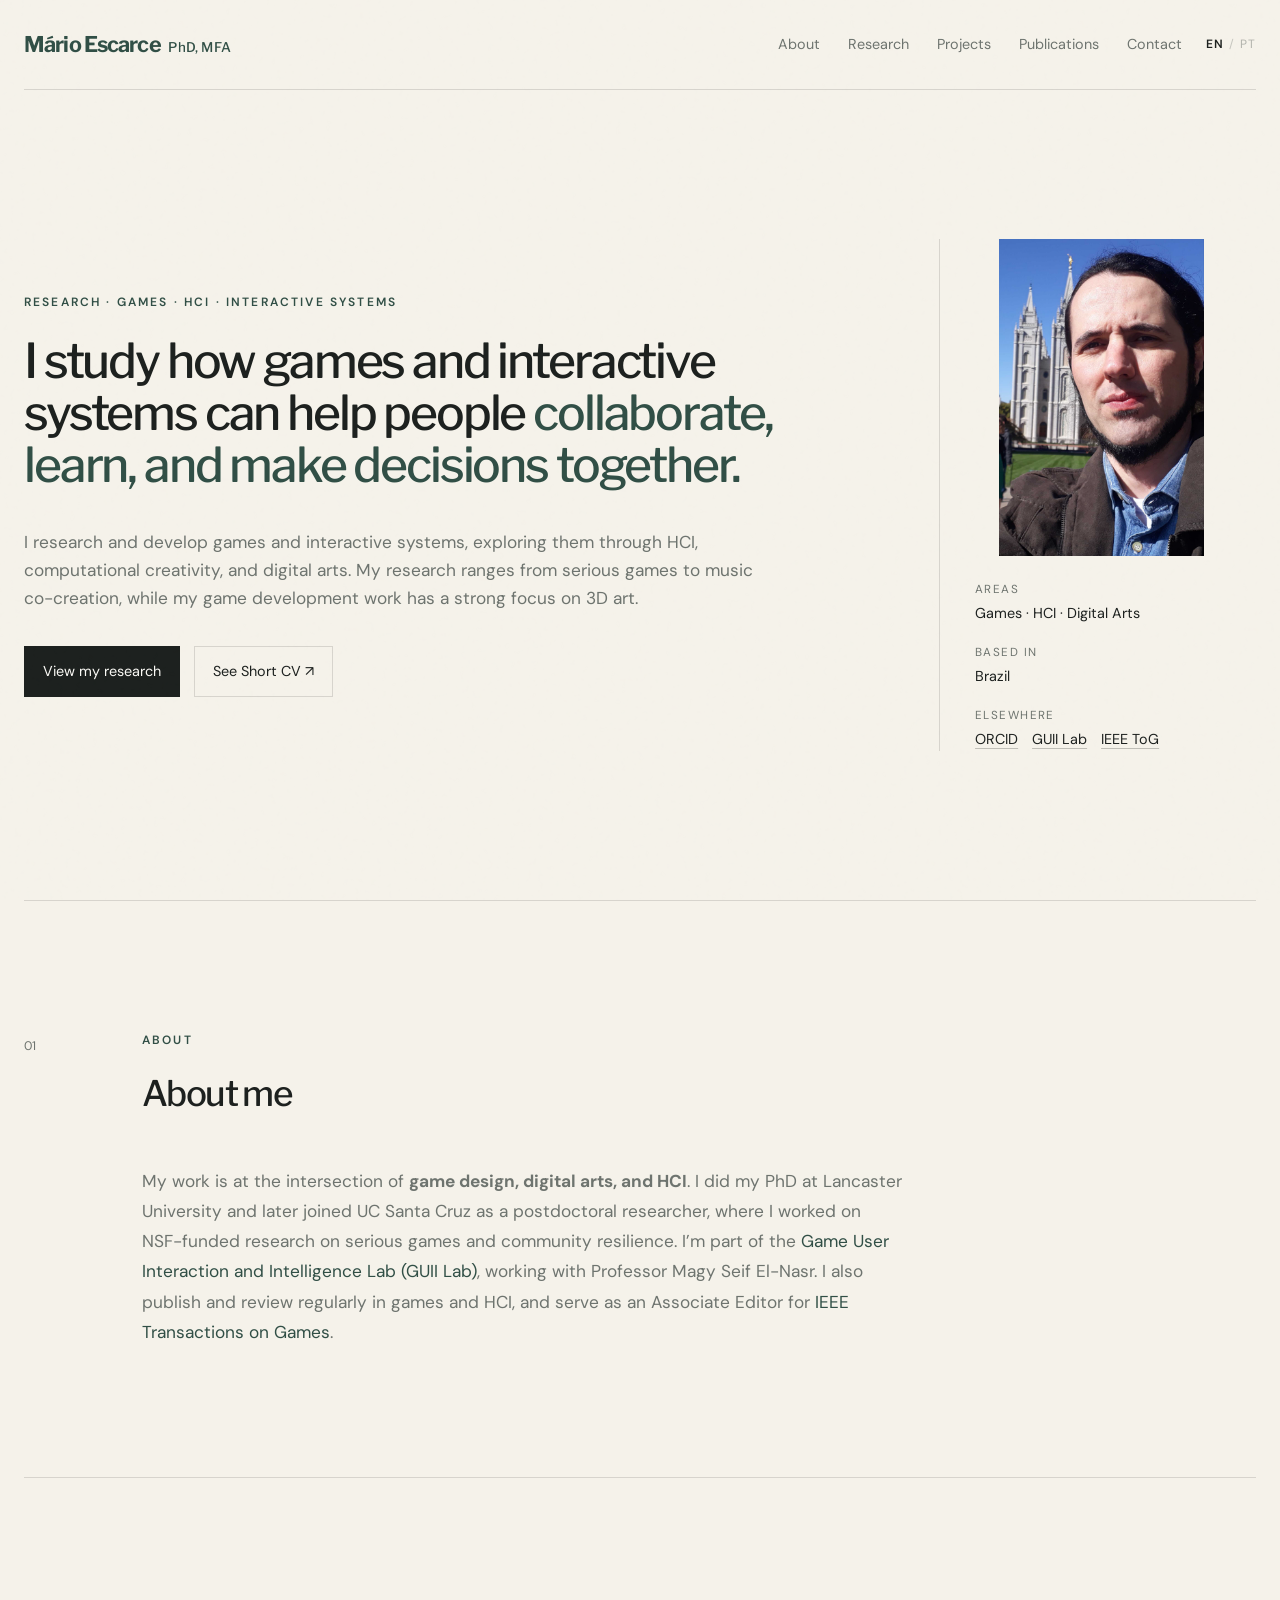
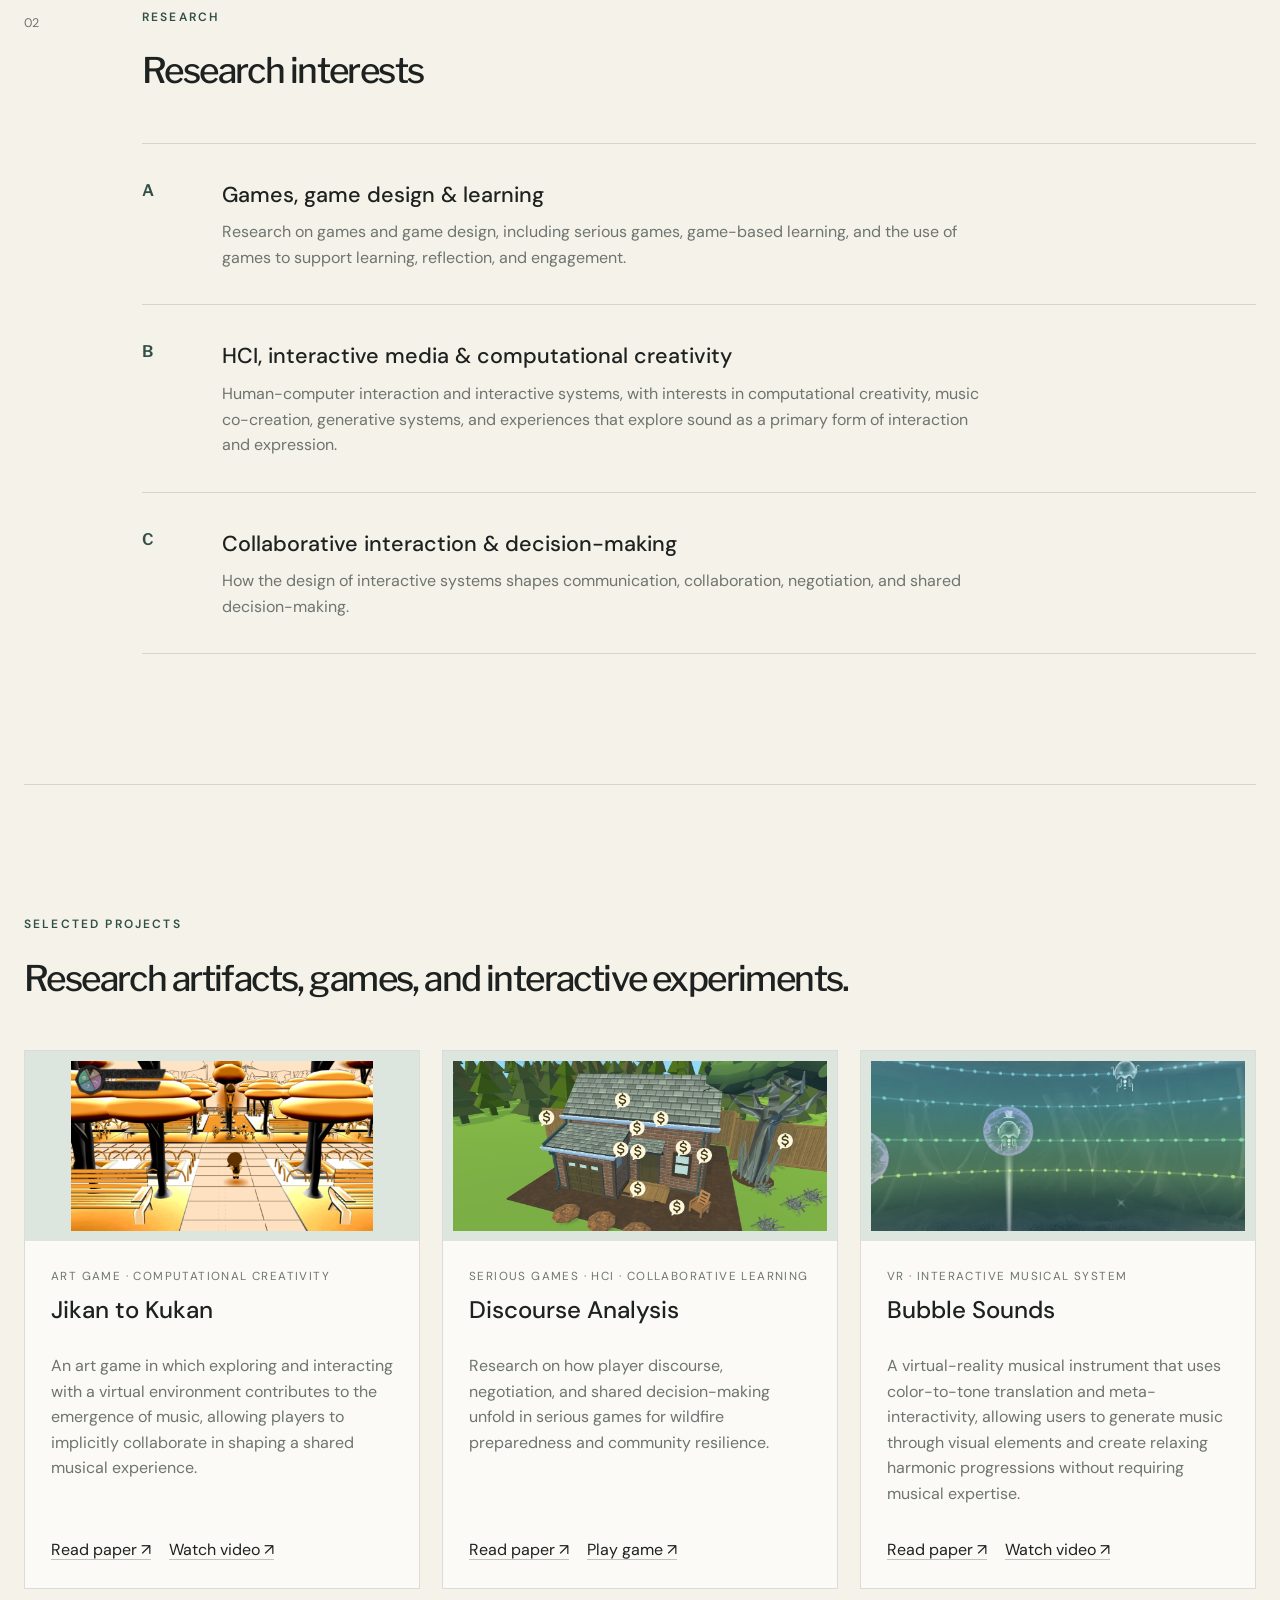
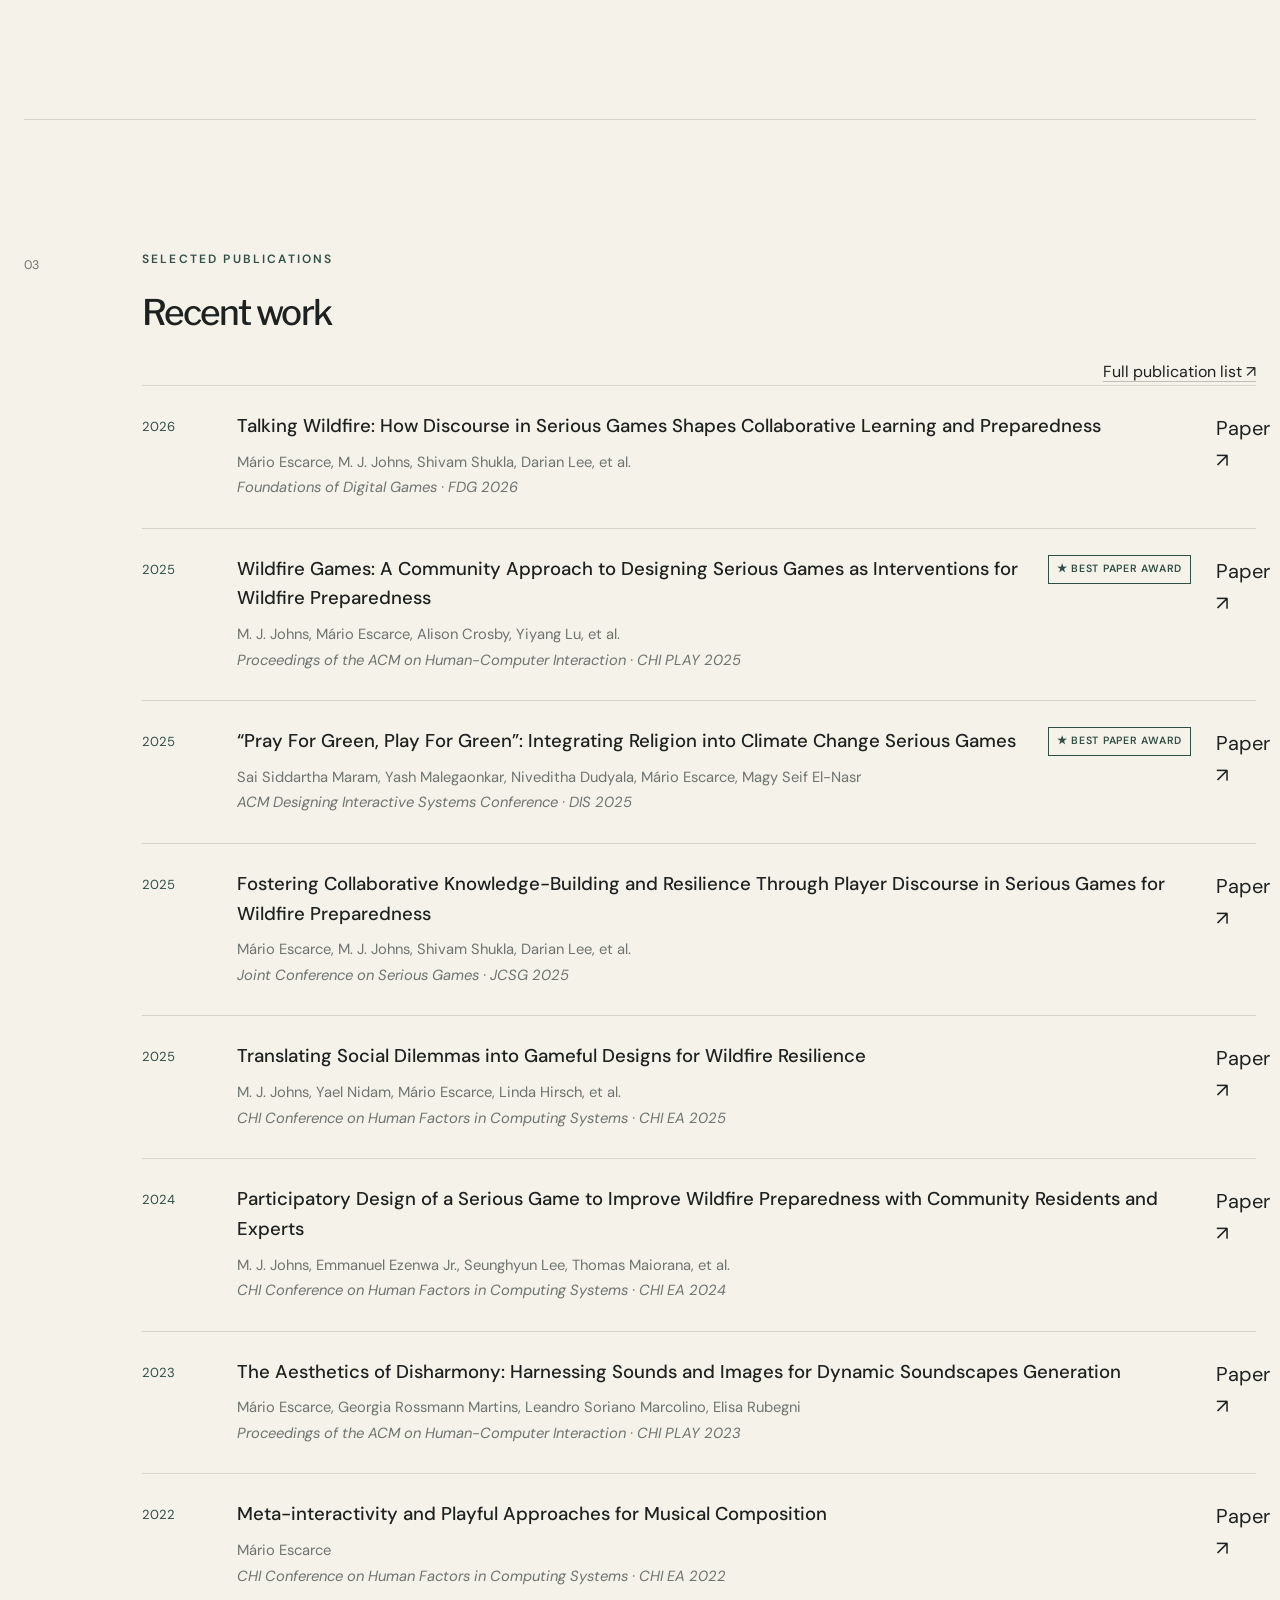
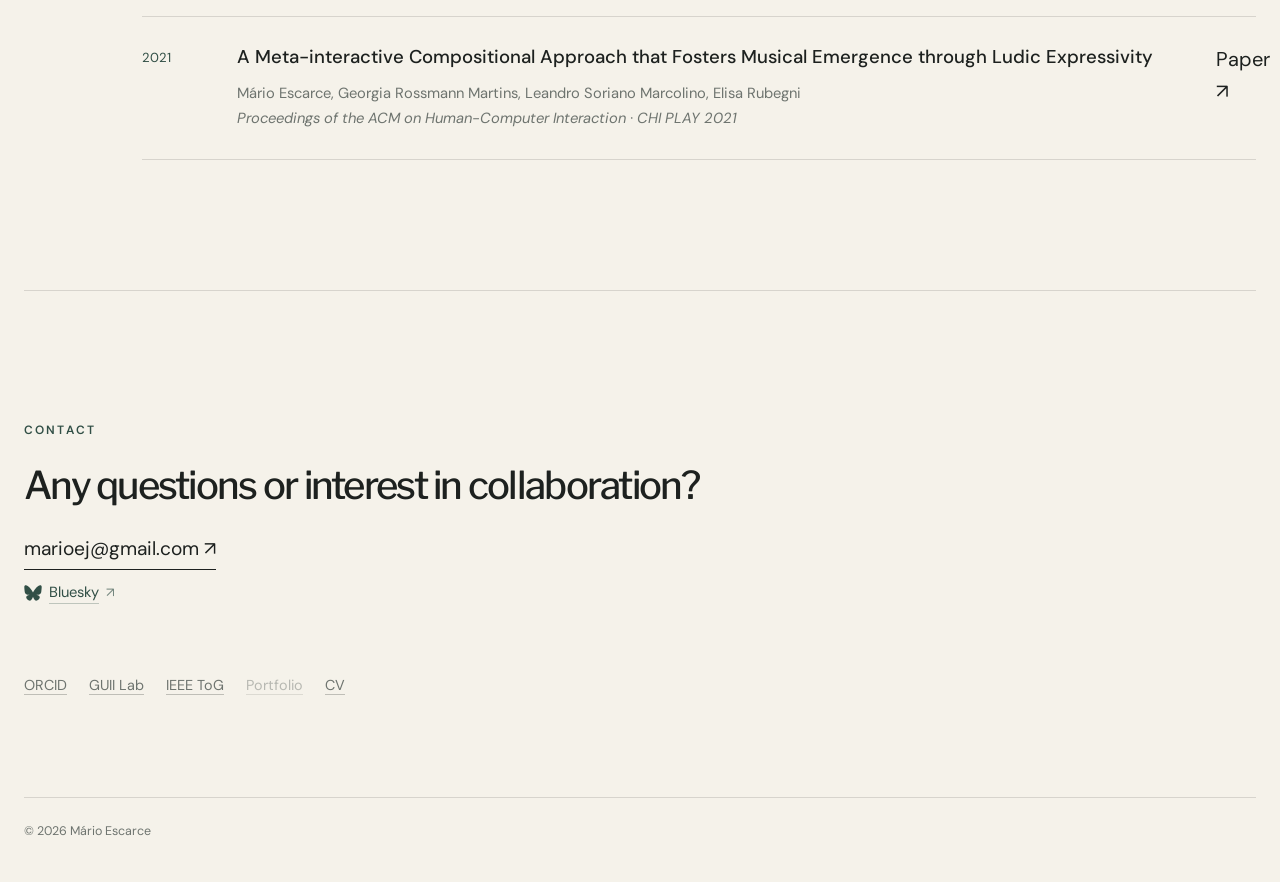
<file: index.html>
<!doctype html>
<html lang="en">
<head>
  <meta charset="utf-8" />
  <meta name="viewport" content="width=device-width, initial-scale=1" />
  <meta name="description" content="Academic portfolio of Mário Escarce — research in games, HCI, interactive systems, computational creativity, and digital arts." />
  <title>Mário Escarce - Games, HCI & Interactive Systems</title>
  <link rel="preconnect" href="https://fonts.googleapis.com">
  <link rel="preconnect" href="https://fonts.gstatic.com" crossorigin>
  <link href="https://fonts.googleapis.com/css2?family=DM+Sans:wght@400;500;600&family=Libre+Franklin:wght@400;500;600;700&display=swap" rel="stylesheet">
  <link rel="stylesheet" href="styles.css?v=2" />
</head>
<body>
  <div class="noise"></div>

  <header class="site-header">
    <a class="brand" href="#top"><span class="brand-name">Mário Escarce</span><span class="brand-credentials">PhD, MFA</span></a>
    <div class="header-right">
      <nav class="nav" aria-label="Primary navigation">
        <a href="#about" data-i18n="nav_about">About</a>
        <a href="#research" data-i18n="nav_research">Research</a>
        <a href="#projects" data-i18n="nav_projects">Projects</a>
        <a href="#publications" data-i18n="nav_publications">Publications</a>
        <a href="#contact" data-i18n="nav_contact">Contact</a>
      </nav>
      <button class="lang-toggle" id="lang-toggle" type="button" aria-label="Switch language">
        <span class="lang-option active" data-lang-label="en">EN</span><span class="lang-divider">/</span><span class="lang-option" data-lang-label="pt">PT</span>
      </button>
    </div>
  </header>

  <main id="top">
    <section class="hero section-grid">
      <div class="hero-copy reveal">
        <p class="eyebrow" data-i18n="hero_eyebrow">Research · Games · HCI · Interactive Systems</p>
        <h1 data-i18n-html="hero_title">I study how games and interactive systems can help people <em>collaborate, learn, and make decisions together.</em></h1>
        <p class="hero-text">
          <span data-i18n-html="hero_text">
            I research and develop games and interactive systems, with a background in HCI, computational creativity, and digital arts. My research ranges from serious games to music co-creation, while my game development work has a strong focus on 3D art.
          </span>
        </p>

        <div class="hero-actions">
          <a class="button primary" href="#research"><span data-i18n="explore_research">View my research</span></a>
          <a class="button ghost" href="cv.html" target="_blank" rel="noopener"><span data-i18n="download_cv">See Short CV ↗</span></a>
        </div>
      </div>

      <aside class="hero-card reveal delay-1">
        <div class="portrait-frame">
          <img class="portrait-photo" src="portrait.png" alt="Portrait of Mário Escarce" />
        </div>
        <div class="hero-meta">
          <div>
            <span class="meta-label" data-i18n="currently">Currently</span>
            <span data-i18n="position_placeholder">Games · HCI · Digital Arts</span>
          </div>
          <div>
            <span class="meta-label" data-i18n="based_in">Based in</span>
            <span data-i18n="city_country">Brazil</span>
          </div>
          <div>
            <span class="meta-label" data-i18n="elsewhere">Elsewhere</span>
            <span class="inline-links">
              <a href="https://orcid.org/0000-0002-9091-2278" target="_blank" rel="noopener">ORCID</a>
              <a id="lattes-link" href="http://lattes.cnpq.br/2216282346936356" target="_blank" rel="noopener" hidden>Lattes</a>
              <a href="https://guiilab.ucsc.edu/home" target="_blank" rel="noopener">GUII Lab</a>
              <a href="https://transactions.games/about/editors" target="_blank" rel="noopener">IEEE ToG</a>
            </span>
          </div>
        </div>
      </aside>
    </section>

    <section id="about" class="section-grid content-section">
      <div class="section-index reveal">01</div>
      <div class="section-content reveal delay-1">
        <p class="eyebrow" data-i18n="about_label">About</p>
        <h2 data-i18n="about_title">About me</h2>
        <div class="about-text-single">
          <p class="about-en">
            My work is at the intersection of <strong>game design, digital arts, and HCI</strong>.
            I did my PhD at Lancaster University and later joined UC Santa Cruz as a postdoctoral researcher,
            where I worked on NSF-funded research on serious games and community resilience.
            I’m part of the <a href="https://guiilab.ucsc.edu/home" target="_blank" rel="noopener">Game User Interaction and Intelligence Lab (GUII Lab)</a>,
            working with Professor Magy Seif El-Nasr.
            I also publish and review regularly in games and HCI, and serve as an Associate Editor for
            <a href="https://transactions.games/about/editors" target="_blank" rel="noopener">IEEE Transactions on Games</a>.
          </p>

          <p class="about-pt" hidden>
            Meu trabalho está na interseção entre <strong>game design, artes digitais e IHC</strong>.
            Fiz meu doutorado na Lancaster University e, posteriormente, fui pesquisador de pós-doutorado na UC Santa Cruz,
            onde trabalhei em pesquisas financiadas pela NSF sobre jogos sérios e resiliência comunitária.
            Faço parte do <a href="https://guiilab.ucsc.edu/home" target="_blank" rel="noopener">Game User Interaction and Intelligence Lab (GUII Lab)</a>,
            trabalhando com a Professora Magy Seif El-Nasr.
            Também publico e atuo regularmente como revisor nas áreas de jogos e IHC, e sou Editor Associado da
            <a href="https://transactions.games/about/editors" target="_blank" rel="noopener">IEEE Transactions on Games</a>.
          </p>
        </div>
      </div>
    </section>

    <section id="research" class="section-grid content-section">
      <div class="section-index reveal">02</div>
      <div class="section-content reveal delay-1">
        <p class="eyebrow" data-i18n="research_label">Research</p>
        <h2 data-i18n="research_title">Research interests</h2>

        <div class="research-list">
          <article class="research-item">
            <span class="research-number">A</span>
            <div>
              <h3 data-i18n="research_a_title">Games, game design &amp; learning</h3>
              <p>
                <span data-i18n="research_a_text">
                  Research on games and game design, including serious games, game-based learning, and the use of games to support learning, reflection, and engagement.
                </span>
              </p>
            </div>
          </article>

          <article class="research-item">
            <span class="research-number">B</span>
            <div>
              <h3 data-i18n="research_b_title">HCI, interactive media &amp; computational creativity</h3>
              <p>
                <span data-i18n="research_b_text">
                  Human-computer interaction and interactive systems, with interests in computational creativity, music co-creation, generative systems, and experiences that explore sound as a primary form of interaction and expression.
                </span>
              </p>
            </div>
          </article>

          <article class="research-item">
            <span class="research-number">C</span>
            <div>
              <h3 data-i18n="research_c_title">Collaborative interaction &amp; decision-making</h3>
              <p>
                <span data-i18n="research_c_text">
                  How the design of interactive systems shapes communication, collaboration, negotiation, and shared decision-making.
                </span>
              </p>
            </div>
          </article>
        </div>
      </div>
    </section>

    <section id="projects" class="projects-section content-section">
      <div class="projects-heading reveal">
        <p class="eyebrow" data-i18n="projects_label">Selected projects</p>
        <h2 data-i18n="projects_title">Research artifacts, games, and interactive experiments.</h2>
      </div>

      <div class="project-grid">
        <article class="project-card project-card-large reveal">
          <div class="project-visual project-image-wrap project-media-compact project-media-jikan" aria-label="Two concatenated screenshots from Jikan to Kukan">
            <img src="jikan-orange.png" alt="Jikan to Kukan game environment in its original warm-toned visual state" />
          </div>
          <div class="project-copy">
            <p class="project-type" data-i18n="project2_type">Art Game · Computational Creativity</p>
            <h3>Jikan to Kukan</h3>
            <p><span data-i18n="project2_text">An art game in which exploring and interacting with a virtual environment contributes to the emergence of music, allowing players to implicitly collaborate in shaping a shared musical experience.</span></p>
            <div class="project-links"><a href="https://doi.org/10.1609/aiide.v13i1.12957" target="_blank" rel="noopener"><span data-i18n="read_paper">Read paper ↗</span></a><a href="https://www.youtube.com/watch?v=LR3S0C4Q9r8" target="_blank" rel="noopener"><span data-i18n="watch_video">Watch video ↗</span></a></div>
          </div>
        </article>

        <article class="project-card reveal delay-1">
          <div class="project-visual project-image-wrap project-image-contain project-media-compact">
            <img src="climate-resilience-clean.jpg" alt="FireSafe Friends wildfire resilience game screenshot from Figure 1 of Talking Wildfire" />
          </div>
          <div class="project-copy">
            <p class="project-type" data-i18n="project1_type">Serious Games · HCI · Collaborative Learning</p>
            <h3 data-i18n="project1_title">Discourse Analysis</h3>
            <p><span data-i18n="project1_text">Research on how player discourse, negotiation, and shared decision-making unfold in serious games for wildfire preparedness and community resilience.</span></p>
            <div class="project-links"><a href="https://dl.acm.org/doi/10.1145/3815598.3815644" target="_blank" rel="noopener"><span data-i18n="read_paper">Read paper ↗</span></a><a href="https://ucsc-wildfire-games.itch.io/wildfire-minigames-collection" target="_blank" rel="noopener"><span data-i18n="view_game">Play game ↗</span></a></div>
          </div>
        </article>

        <article class="project-card reveal delay-2">
          <div class="project-visual project-image-wrap project-image-contain project-media-compact">
            <img src="bubble-sounds-clean.jpg" alt="Bubble Sounds virtual reality musical interface" />
          </div>
          <div class="project-copy">
            <p class="project-type" data-i18n="project3_type">VR · Interactive Musical System</p>
            <h3>Bubble Sounds</h3>
            <p><span data-i18n="project3_text">A virtual-reality musical instrument that uses color-to-tone translation and meta-interactivity, allowing users to generate music through visual elements and create relaxing harmonic progressions without requiring musical expertise.</span></p>
            <div class="project-links"><a href="https://dl.acm.org/doi/10.1145/3474689" target="_blank" rel="noopener"><span data-i18n="read_paper">Read paper ↗</span></a><a href="https://www.youtube.com/watch?v=mdIeVNi-Z28" target="_blank" rel="noopener"><span data-i18n="watch_video">Watch video ↗</span></a></div>
          </div>
        </article>
      </div>
    </section>

    <section id="publications" class="section-grid content-section">
      <div class="section-index reveal">03</div>
      <div class="section-content reveal delay-1">
        <div class="publication-heading">
          <div>
            <p class="eyebrow" data-i18n="publications_label">Selected publications</p>
            <h2 data-i18n="publications_title">Recent work</h2>
          </div>
          <a class="text-link" href="https://orcid.org/0000-0002-9091-2278" target="_blank" rel="noopener"><span data-i18n="full_publications">Full publication list ↗</span></a>
        </div>

        <div class="publication-list">
          <article class="publication">
            <span class="pub-year">2026</span>
            <div>
              <div class="pub-title-row"><h3>Talking Wildfire: How Discourse in Serious Games Shapes Collaborative Learning and Preparedness</h3></div>
              <p>Mário Escarce, M. J. Johns, Shivam Shukla, Darian Lee, et al.</p>
              <p class="pub-venue">Foundations of Digital Games · FDG 2026</p>
            </div>
            <a class="pub-link" href="https://dl.acm.org/doi/10.1145/3815598.3815644" target="_blank" rel="noopener" aria-label="Open publication record">Paper ↗</a>
          </article>

          <article class="publication">
            <span class="pub-year">2025</span>
            <div>
              <div class="pub-title-row"><h3>Wildfire Games: A Community Approach to Designing Serious Games as Interventions for Wildfire Preparedness</h3><span class="award-badge">★ Best Paper Award</span></div>
              <p>M. J. Johns, Mário Escarce, Alison Crosby, Yiyang Lu, et al.</p>
              <p class="pub-venue">Proceedings of the ACM on Human-Computer Interaction · CHI PLAY 2025</p>
            </div>
            <a class="pub-link" href="https://doi.org/10.1145/3748601" target="_blank" rel="noopener" aria-label="Open publication record">Paper ↗</a>
          </article>

          <article class="publication">
            <span class="pub-year">2025</span>
            <div>
              <div class="pub-title-row"><h3>“Pray For Green, Play For Green”: Integrating Religion into Climate Change Serious Games</h3><span class="award-badge">★ Best Paper Award</span></div>
              <p>Sai Siddartha Maram, Yash Malegaonkar, Niveditha Dudyala, Mário Escarce, Magy Seif El-Nasr</p>
              <p class="pub-venue">ACM Designing Interactive Systems Conference · DIS 2025</p>
            </div>
            <a class="pub-link" href="https://doi.org/10.1145/3715336.3735764" target="_blank" rel="noopener" aria-label="Open publication record">Paper ↗</a>
          </article>

          <article class="publication">
            <span class="pub-year">2025</span>
            <div>
              <div class="pub-title-row"><h3>Fostering Collaborative Knowledge-Building and Resilience Through Player Discourse in Serious Games for Wildfire Preparedness</h3></div>
              <p>Mário Escarce, M. J. Johns, Shivam Shukla, Darian Lee, et al.</p>
              <p class="pub-venue">Joint Conference on Serious Games · JCSG 2025</p>
            </div>
            <a class="pub-link" href="https://doi.org/10.1007/978-3-032-10518-9_11" target="_blank" rel="noopener" aria-label="Open publication record">Paper ↗</a>
          </article>

          <article class="publication">
            <span class="pub-year">2025</span>
            <div>
              <div class="pub-title-row"><h3>Translating Social Dilemmas into Gameful Designs for Wildfire Resilience</h3></div>
              <p>M. J. Johns, Yael Nidam, Mário Escarce, Linda Hirsch, et al.</p>
              <p class="pub-venue">CHI Conference on Human Factors in Computing Systems · CHI EA 2025</p>
            </div>
            <a class="pub-link" href="https://doi.org/10.1145/3706599.3720171" target="_blank" rel="noopener" aria-label="Open publication record">Paper ↗</a>
          </article>

          <article class="publication">
            <span class="pub-year">2024</span>
            <div>
              <div class="pub-title-row"><h3>Participatory Design of a Serious Game to Improve Wildfire Preparedness with Community Residents and Experts</h3></div>
              <p>M. J. Johns, Emmanuel Ezenwa Jr., Seunghyun Lee, Thomas Maiorana, et al.</p>
              <p class="pub-venue">CHI Conference on Human Factors in Computing Systems · CHI EA 2024</p>
            </div>
            <a class="pub-link" href="https://doi.org/10.1145/3613905.3650735" target="_blank" rel="noopener" aria-label="Open publication record">Paper ↗</a>
          </article>

          <article class="publication">
            <span class="pub-year">2023</span>
            <div>
              <div class="pub-title-row"><h3>The Aesthetics of Disharmony: Harnessing Sounds and Images for Dynamic Soundscapes Generation</h3></div>
              <p>Mário Escarce, Georgia Rossmann Martins, Leandro Soriano Marcolino, Elisa Rubegni</p>
              <p class="pub-venue">Proceedings of the ACM on Human-Computer Interaction · CHI PLAY 2023</p>
            </div>
            <a class="pub-link" href="https://doi.org/10.1145/3611045" target="_blank" rel="noopener" aria-label="Open publication record">Paper ↗</a>
          </article>

          <article class="publication">
            <span class="pub-year">2022</span>
            <div>
              <div class="pub-title-row"><h3>Meta-interactivity and Playful Approaches for Musical Composition</h3></div>
              <p>Mário Escarce</p>
              <p class="pub-venue">CHI Conference on Human Factors in Computing Systems · CHI EA 2022</p>
            </div>
            <a class="pub-link" href="https://doi.org/10.1145/3491101.3503819" target="_blank" rel="noopener" aria-label="Open publication record">Paper ↗</a>
          </article>

          <article class="publication">
            <span class="pub-year">2021</span>
            <div>
              <div class="pub-title-row"><h3>A Meta-interactive Compositional Approach that Fosters Musical Emergence through Ludic Expressivity</h3></div>
              <p>Mário Escarce, Georgia Rossmann Martins, Leandro Soriano Marcolino, Elisa Rubegni</p>
              <p class="pub-venue">Proceedings of the ACM on Human-Computer Interaction · CHI PLAY 2021</p>
            </div>
            <a class="pub-link" href="https://doi.org/10.1145/3474689" target="_blank" rel="noopener" aria-label="Open publication record">Paper ↗</a>
          </article>
        </div>
      </div>
    </section>

<section id="contact" class="contact-section reveal">
  <p class="eyebrow" data-i18n="contact_label">Contact</p>
  <h2 data-i18n="contact_title">Any questions or interest in collaboration?</h2>

  <a class="contact-email" href="mailto:marioej@gmail.com">marioej@gmail.com ↗</a>

  <a class="contact-bluesky"
   href="https://bsky.app/profile/marioej.bsky.social"
   target="_blank"
   rel="noopener"
   aria-label="Mário Escarce on Bluesky">

  <svg class="bluesky-icon"
       viewBox="0 0 600 530"
       xmlns="http://www.w3.org/2000/svg"
       aria-hidden="true">
    <path d="m135.72 44.03c66.496 49.921 138.02 151.14 164.28 205.46 26.262-54.316 97.782-155.54 164.28-205.46 47.98-36.021 125.72-63.892 125.72 24.795 0 17.712-10.155 148.79-16.111 170.07-20.703 73.984-96.144 92.854-163.25 81.433 117.3 19.964 147.14 86.092 82.697 152.22-122.39 125.59-175.91-31.511-189.63-71.766-2.514-7.379-3.69-10.832-3.69-7.896 0-2.936-1.176.517-3.69 7.896-13.72 40.255-67.24 197.36-189.63 71.766-64.444-66.128-34.605-132.26 82.697-152.22-67.108 11.421-142.55-7.449-163.25-81.433C20.155 217.612 10 86.537 10 68.825 10-19.862 87.74 8.009 135.72 44.03Z"/>
  </svg>

  <span>Bluesky</span>
  <span class="contact-bluesky-arrow">↗</span>
</a>

  <div class="footer-links">
    <a href="https://orcid.org/0000-0002-9091-2278" target="_blank" rel="noopener">ORCID</a>
    <a href="https://guiilab.ucsc.edu/home" target="_blank" rel="noopener">GUII Lab</a>
    <a href="https://transactions.games/about/editors" target="_blank" rel="noopener">IEEE ToG</a>

    <!-- <a href="https://docs.google.com/presentation/d/1V_Q6Eot32O70uM8BQSMpZDONbW9c3NPXFipZutYIjYQ/edit?usp=sharing" target="_blank" rel="noopener">Portfolio</a> -->
    <a href="#" class="disabled-link" aria-disabled="true" onclick="return false;">Portfolio</a>

    <!-- <a href="http://lattes.cnpq.br/2216282346936356" target="_blank" rel="noopener">Lattes</a> -->
    <a href="cv.html" target="_blank" rel="noopener">CV</a>
  </div>
</section>
  </main>

  <footer class="footer">
    <span>© <span id="year"></span> Mário Escarce</span>
  </footer>

  <script src="script.js?v=12"></script>
</body>
</html>
</file>
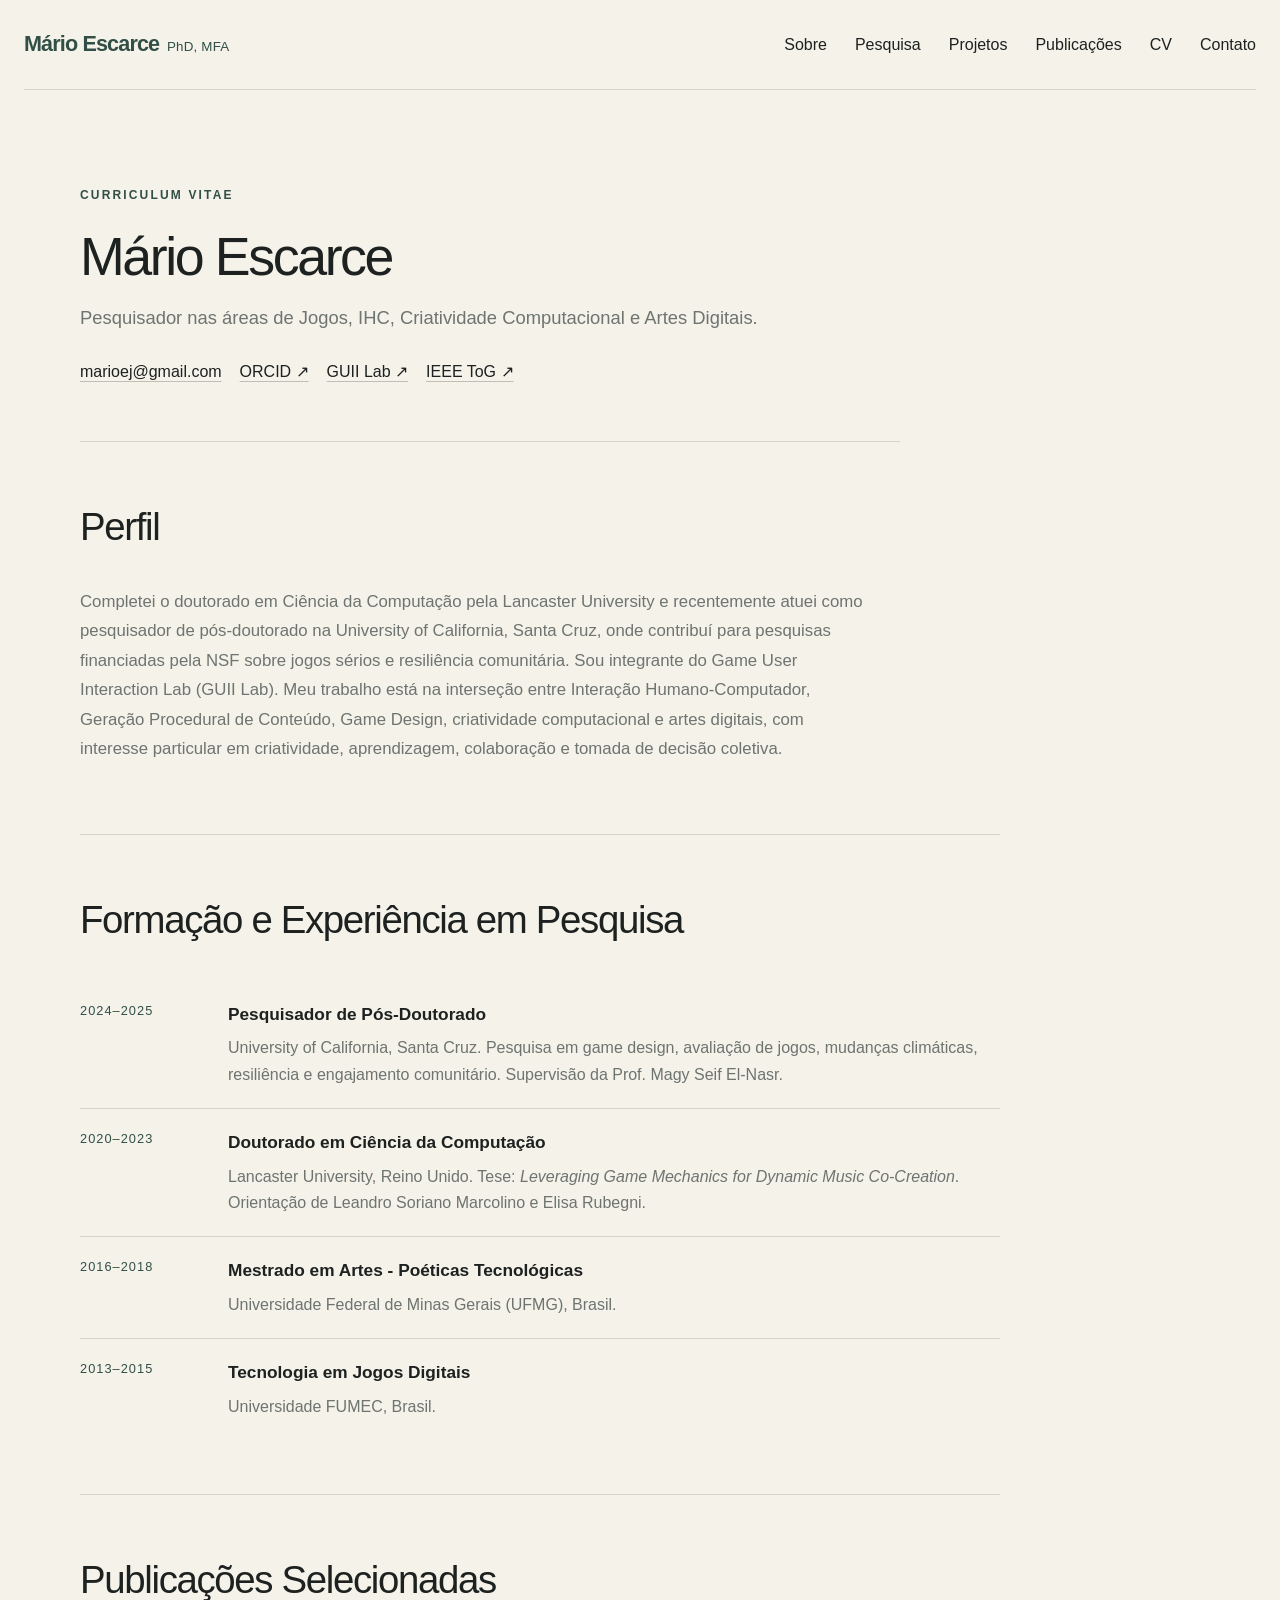
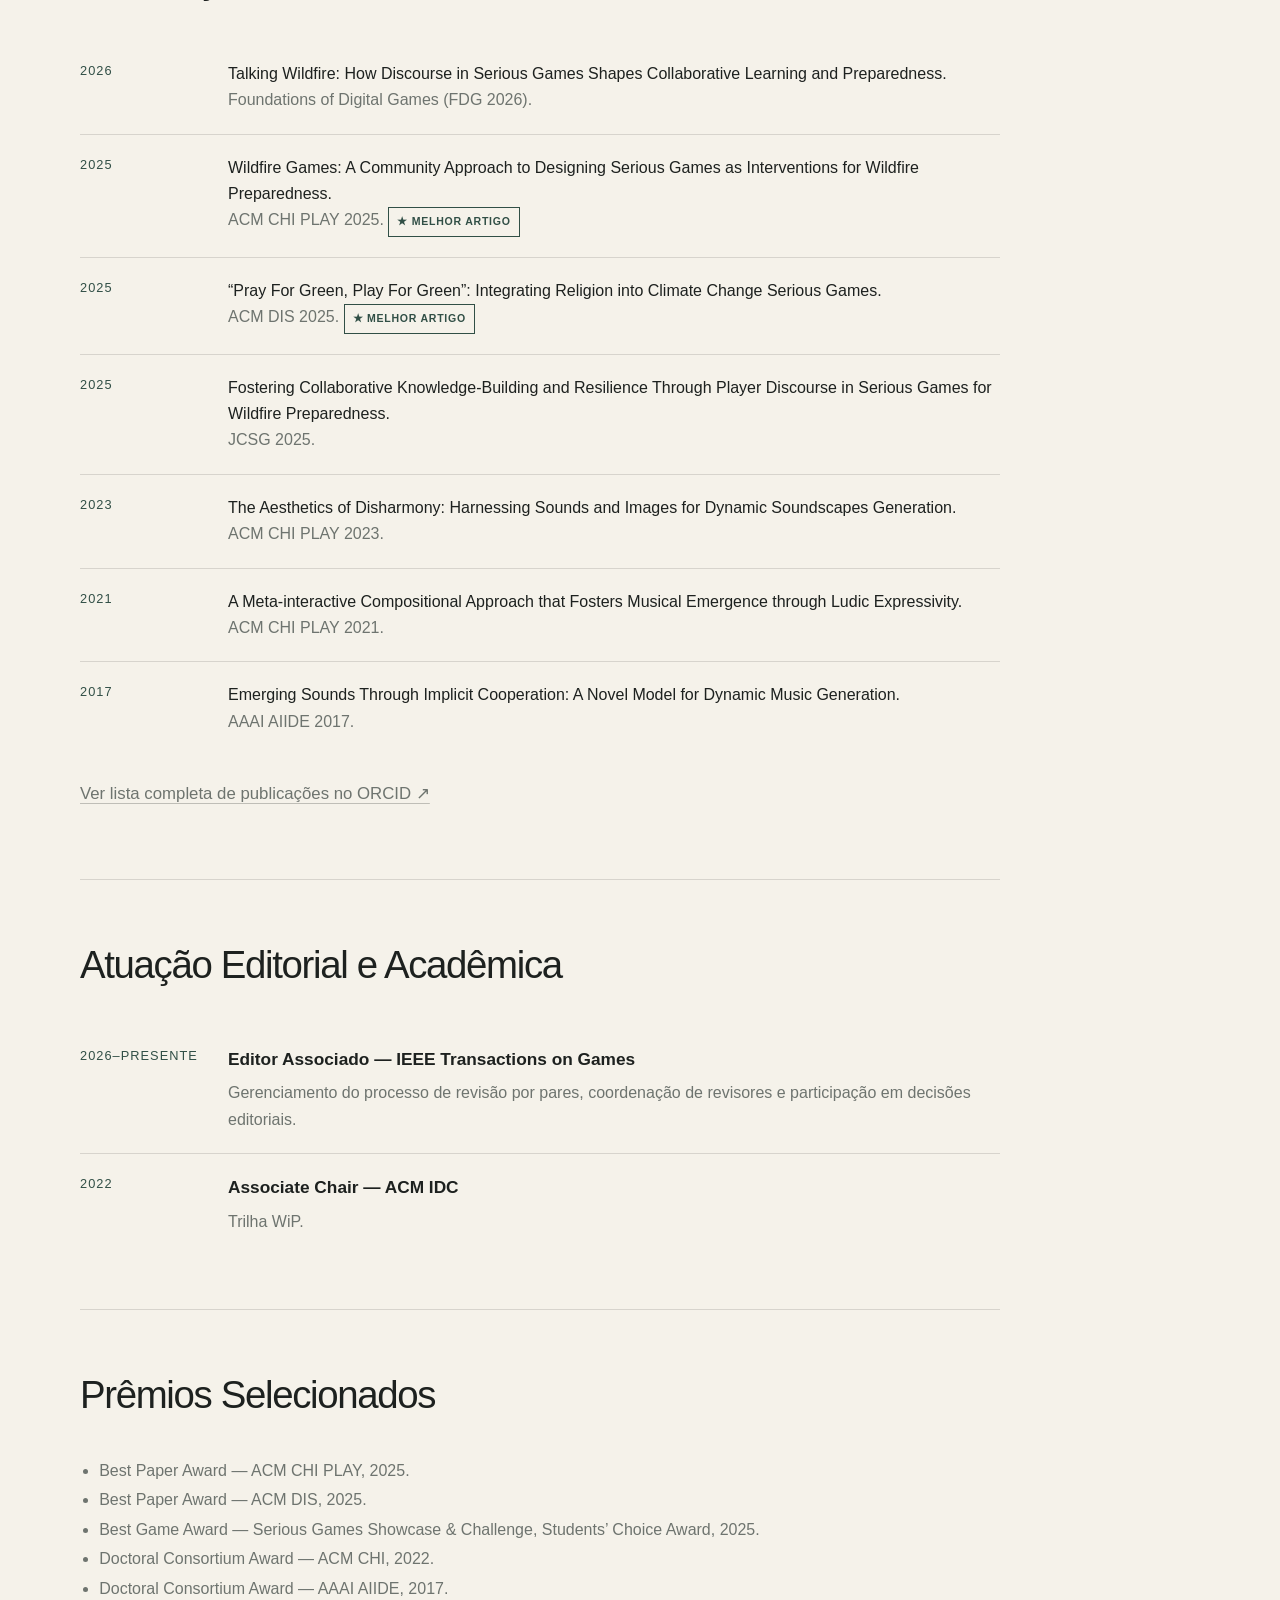
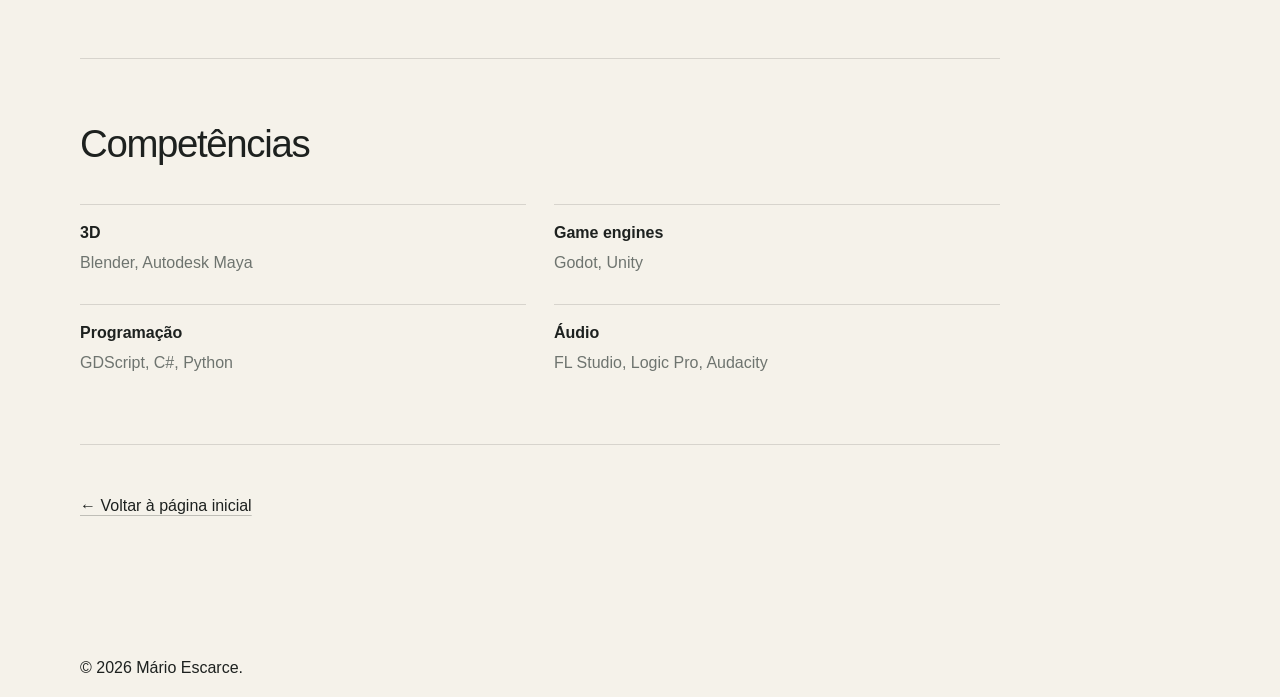
<file: cv-pt.html>
<!doctype html>
<html lang="pt-BR">
<head>
  <meta charset="utf-8">
  <meta name="viewport" content="width=device-width, initial-scale=1">
  <title>Mário Escarce — CV</title>
  <meta name="description" content="Currículo resumido de Mário Escarce, pesquisador nas áreas de jogos, IHC, criatividade computacional e artes digitais.">
  <link rel="stylesheet" href="styles.css">
</head>
<body class="cv-body">
  <header class="site-header">
    <a class="brand" href="index.html#top">
      <span class="brand-name">Mário Escarce</span>
      <span class="brand-credentials">PhD, MFA</span>
    </a>

    <nav class="nav-links" aria-label="Navegação principal">
      <a href="index.html#about">Sobre</a>
      <a href="index.html#research">Pesquisa</a>
      <a href="index.html#projects">Projetos</a>
      <a href="index.html#publications">Publicações</a>
      <a href="cv-pt.html" aria-current="page">CV</a>
      <a href="index.html#contact">Contato</a>
    </nav>
  </header>

  <main class="cv-page">
    <section class="cv-hero">
      <p class="eyebrow">Curriculum Vitae</p>
      <h1>Mário Escarce</h1>
      <p class="cv-lead">Pesquisador nas áreas de Jogos, IHC, Criatividade Computacional e Artes Digitais.</p>

      <div class="cv-links">
        <a href="mailto:marioej@gmail.com">marioej@gmail.com</a>
        <a href="https://orcid.org/0000-0002-9091-2278" target="_blank" rel="noopener">ORCID ↗</a>
        <a href="https://guiilab.ucsc.edu/home" target="_blank" rel="noopener">GUII Lab ↗</a>
        <a href="https://transactions.games/about/editors" target="_blank" rel="noopener">IEEE ToG ↗</a>
      </div>
    </section>

    <section class="cv-section">
      <h2>Perfil</h2>
      <p>Completei o doutorado em Ciência da Computação pela Lancaster University e recentemente atuei como pesquisador de pós-doutorado na University of California, Santa Cruz, onde contribuí para pesquisas financiadas pela NSF sobre jogos sérios e resiliência comunitária. Sou integrante do Game User Interaction Lab (GUII Lab). Meu trabalho está na interseção entre Interação Humano-Computador, Geração Procedural de Conteúdo, Game Design, criatividade computacional e artes digitais, com interesse particular em criatividade, aprendizagem, colaboração e tomada de decisão coletiva.</p>
    </section>

    <section class="cv-section">
      <h2>Formação e Experiência em Pesquisa</h2>

      <div class="cv-entry">
        <div class="cv-year">2024–2025</div>
        <div>
          <h3>Pesquisador de Pós-Doutorado</h3>
          <p>University of California, Santa Cruz. Pesquisa em game design, avaliação de jogos, mudanças climáticas, resiliência e engajamento comunitário. Supervisão da Prof. Magy Seif El-Nasr.</p>
        </div>
      </div>

      <div class="cv-entry">
        <div class="cv-year">2020–2023</div>
        <div>
          <h3>Doutorado em Ciência da Computação</h3>
          <p>Lancaster University, Reino Unido. Tese: <em>Leveraging Game Mechanics for Dynamic Music Co-Creation</em>. Orientação de Leandro Soriano Marcolino e Elisa Rubegni.</p>
        </div>
      </div>

      <div class="cv-entry">
        <div class="cv-year">2016–2018</div>
        <div>
          <h3>Mestrado em Artes - Poéticas Tecnológicas</h3>
          <p>Universidade Federal de Minas Gerais (UFMG), Brasil.</p>
        </div>
      </div>

      <div class="cv-entry">
        <div class="cv-year">2013–2015</div>
        <div>
          <h3>Tecnologia em Jogos Digitais</h3>
          <p>Universidade FUMEC, Brasil.</p>
        </div>
      </div>
    </section>

    <section class="cv-section">
      <h2>Publicações Selecionadas</h2>

      <div class="cv-pub">
        <span>2026</span>
        <div>
          <strong>Talking Wildfire: How Discourse in Serious Games Shapes Collaborative Learning and Preparedness.</strong><br>
          Foundations of Digital Games (FDG 2026).
        </div>
      </div>

      <div class="cv-pub">
        <span>2025</span>
        <div>
          <strong>Wildfire Games: A Community Approach to Designing Serious Games as Interventions for Wildfire Preparedness.</strong><br>
          ACM CHI PLAY 2025. <span class="award-badge">★ Melhor Artigo</span>
        </div>
      </div>

      <div class="cv-pub">
        <span>2025</span>
        <div>
          <strong>“Pray For Green, Play For Green”: Integrating Religion into Climate Change Serious Games.</strong><br>
          ACM DIS 2025. <span class="award-badge">★ Melhor Artigo</span>
        </div>
      </div>

      <div class="cv-pub">
        <span>2025</span>
        <div>
          <strong>Fostering Collaborative Knowledge-Building and Resilience Through Player Discourse in Serious Games for Wildfire Preparedness.</strong><br>
          JCSG 2025.
        </div>
      </div>

      <div class="cv-pub">
        <span>2023</span>
        <div>
          <strong>The Aesthetics of Disharmony: Harnessing Sounds and Images for Dynamic Soundscapes Generation.</strong><br>
          ACM CHI PLAY 2023.
        </div>
      </div>

      <div class="cv-pub">
        <span>2021</span>
        <div>
          <strong>A Meta-interactive Compositional Approach that Fosters Musical Emergence through Ludic Expressivity.</strong><br>
          ACM CHI PLAY 2021.
        </div>
      </div>

      <div class="cv-pub">
        <span>2017</span>
        <div>
          <strong>Emerging Sounds Through Implicit Cooperation: A Novel Model for Dynamic Music Generation.</strong><br>
          AAAI AIIDE 2017.
        </div>
      </div>

      <p class="cv-more">
        <a href="https://orcid.org/0000-0002-9091-2278" target="_blank" rel="noopener">
          Ver lista completa de publicações no ORCID ↗
        </a>
      </p>
    </section>

    <section class="cv-section">
      <h2>Atuação Editorial e Acadêmica</h2>

      <div class="cv-entry">
        <div class="cv-year">2026–presente</div>
        <div>
          <h3>Editor Associado — IEEE Transactions on Games</h3>
          <p>Gerenciamento do processo de revisão por pares, coordenação de revisores e participação em decisões editoriais.</p>
        </div>
      </div>

      <div class="cv-entry">
        <div class="cv-year">2022</div>
        <div>
          <h3>Associate Chair — ACM IDC</h3>
          <p>Trilha WiP.</p>
        </div>
      </div>
    </section>

    <section class="cv-section">
      <h2>Prêmios Selecionados</h2>

      <ul class="cv-list">
        <li>Best Paper Award — ACM CHI PLAY, 2025.</li>
        <li>Best Paper Award — ACM DIS, 2025.</li>
        <li>Best Game Award — Serious Games Showcase & Challenge, Students’ Choice Award, 2025.</li>
        <li>Doctoral Consortium Award — ACM CHI, 2022.</li>
        <li>Doctoral Consortium Award — AAAI AIIDE, 2017.</li>
      </ul>
    </section>

    <section class="cv-section">
      <h2>Competências</h2>

      <div class="cv-skills">
        <div><strong>3D</strong><span>Blender, Autodesk Maya</span></div>
        <div><strong>Game engines</strong><span>Godot, Unity</span></div>
        <div><strong>Programação</strong><span>GDScript, C#, Python</span></div>
        <div><strong>Áudio</strong><span>FL Studio, Logic Pro, Audacity</span></div>
      </div>
    </section>

    <div class="cv-back">
      <a href="index.html">← Voltar à página inicial</a>
    </div>
  </main>

  <footer class="site-footer cv-footer">
    <p>© 2026 Mário Escarce.</p>
  </footer>
</body>
</html>
</file>
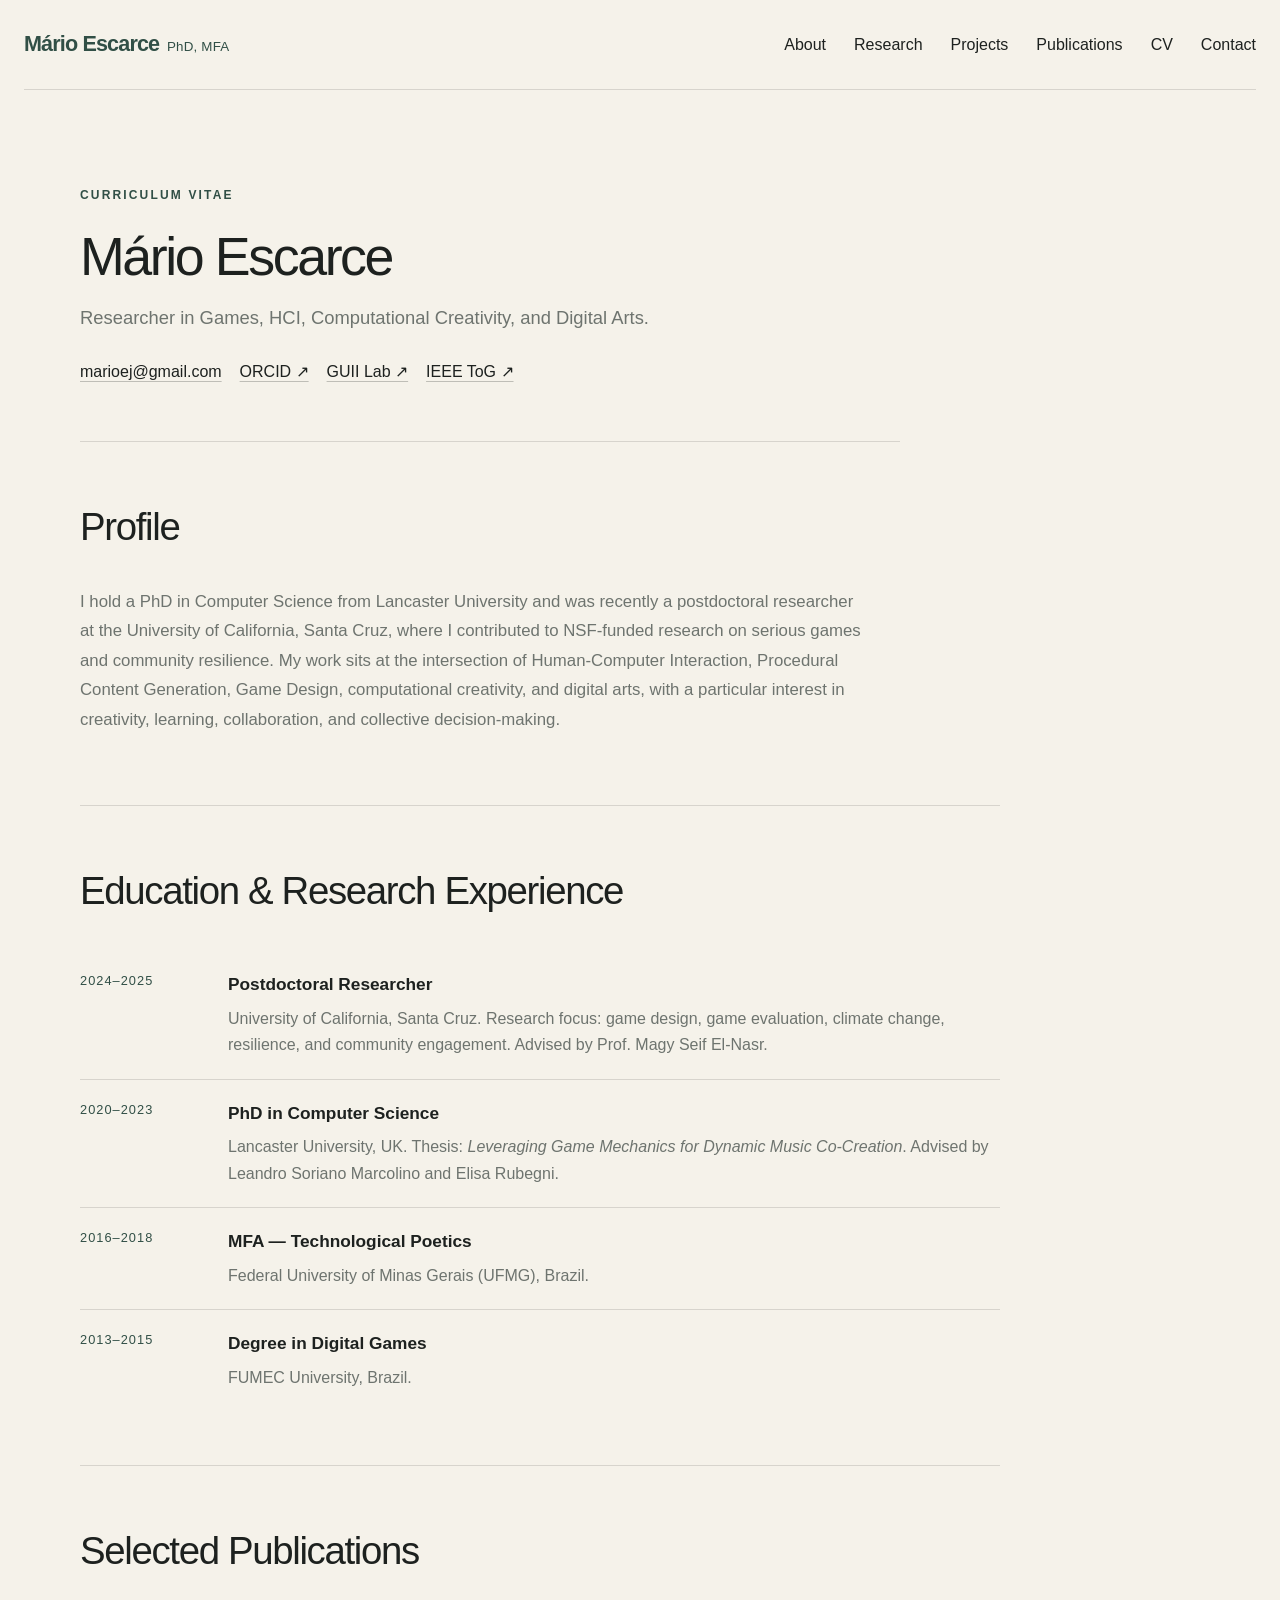
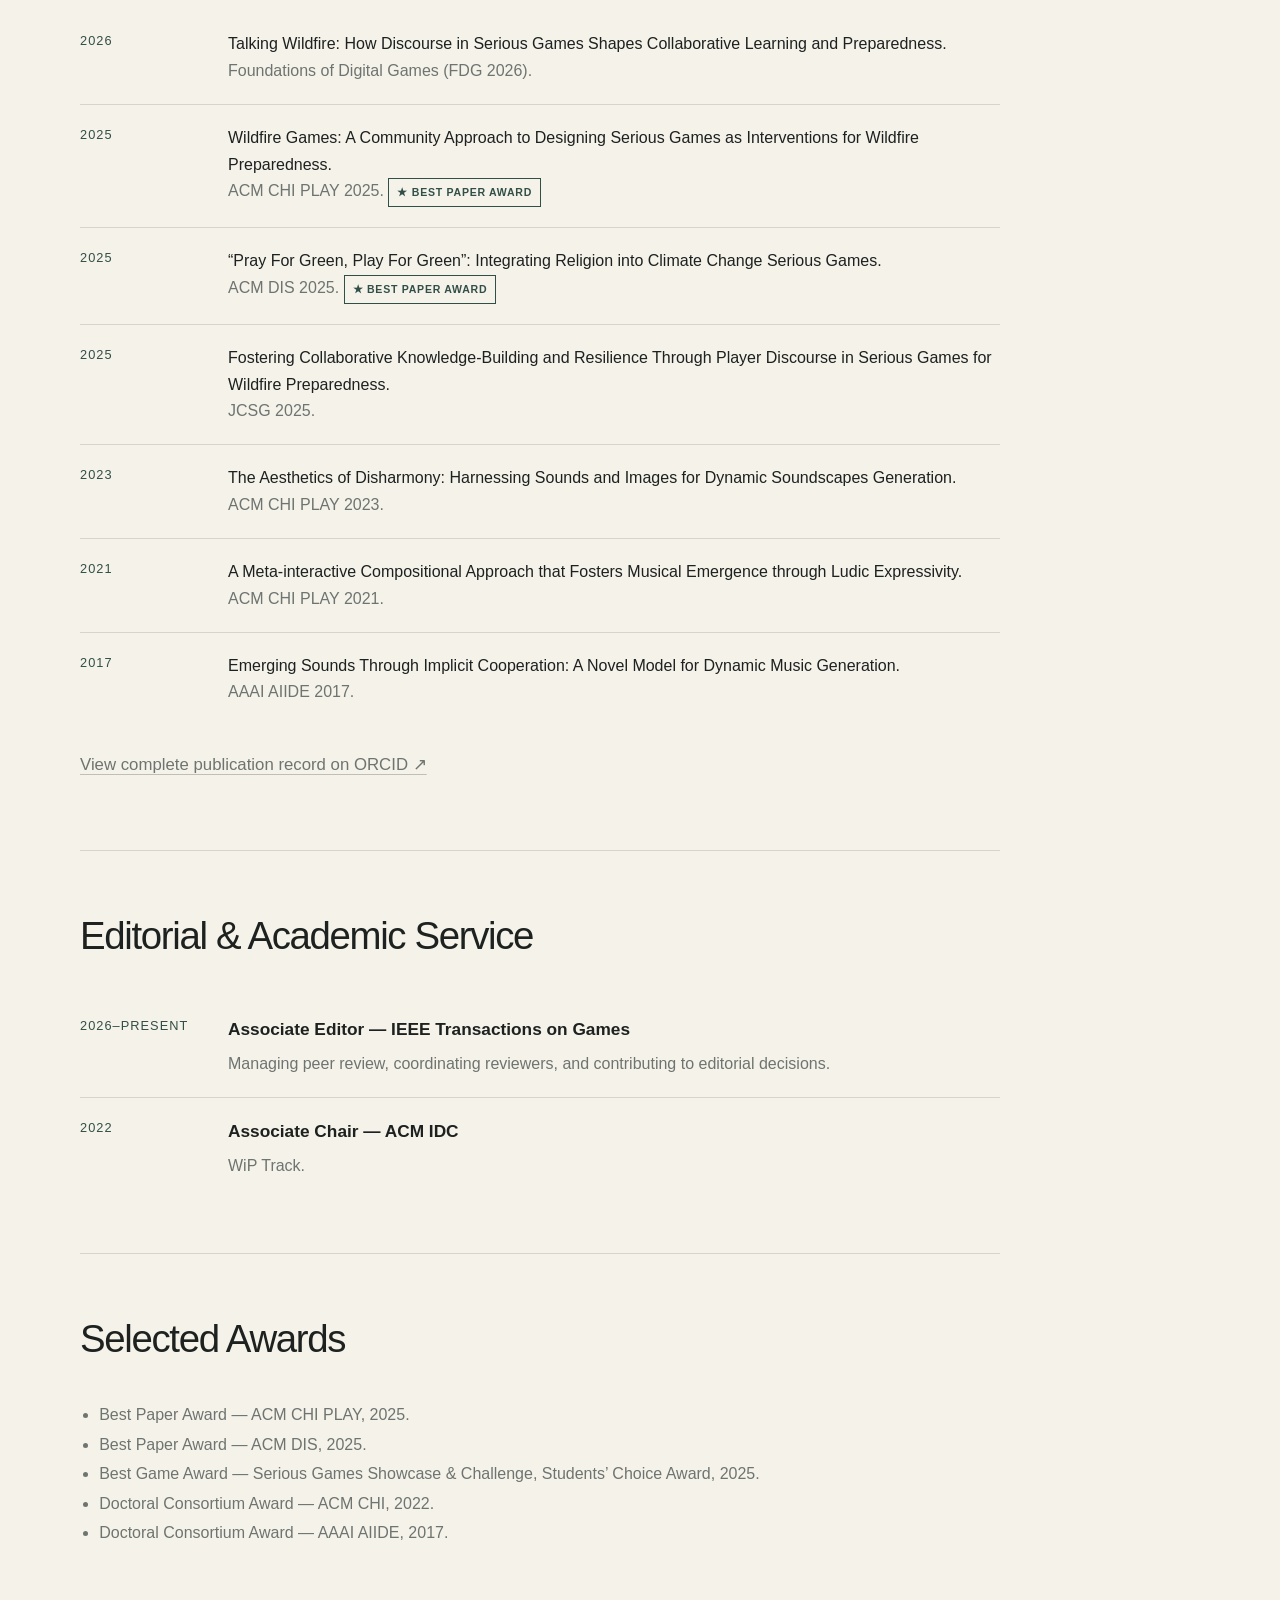
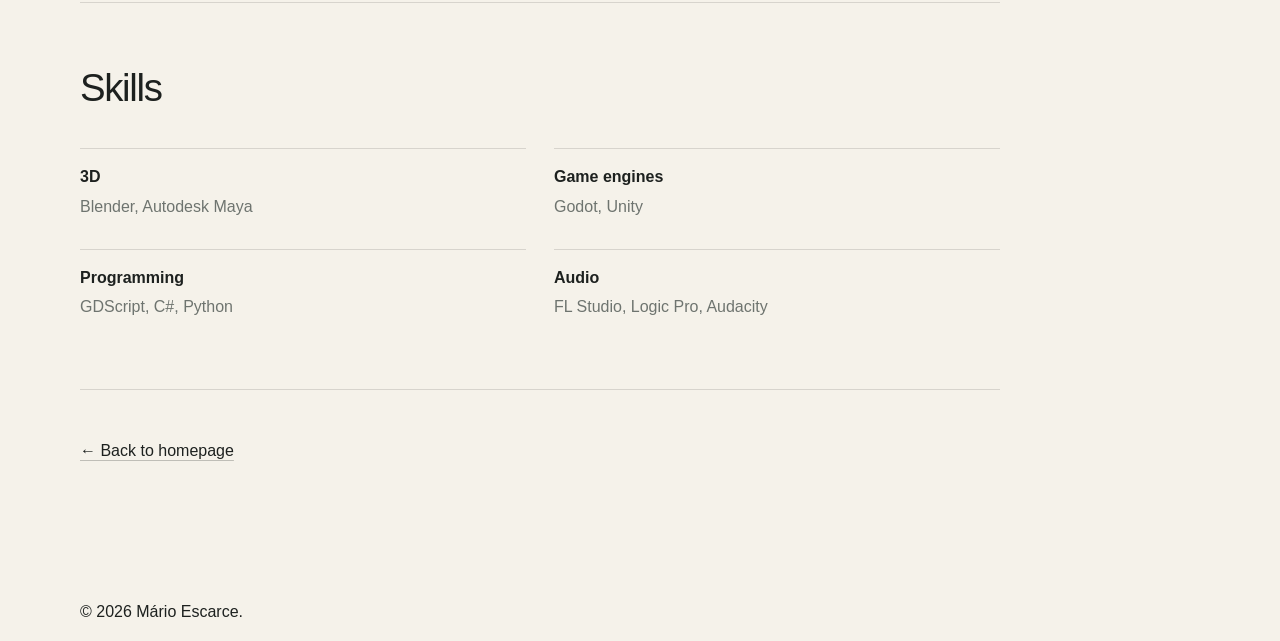
<file: cv.html>
<!doctype html>
<html lang="en">
<head>
  <meta charset="utf-8">
  <meta name="viewport" content="width=device-width, initial-scale=1">
  <title>Mário Escarce — CV</title>
  <meta name="description" content="Curriculum vitae of Mário Escarce, researcher in games, HCI, computational creativity, and digital arts.">
  <link rel="stylesheet" href="styles.css">
</head>
<body class="cv-body">
  <header class="site-header">
    <a class="brand" href="index.html#top">
      <span class="brand-name">Mário Escarce</span>
      <span class="brand-credentials">PhD, MFA</span>
    </a>
    <nav class="nav-links" aria-label="Primary">
      <a href="index.html#about">About</a>
      <a href="index.html#research">Research</a>
      <a href="index.html#projects">Projects</a>
      <a href="index.html#publications">Publications</a>
      <a href="cv.html" aria-current="page">CV</a>
      <a href="index.html#contact">Contact</a>
    </nav>
  </header>

  <main class="cv-page">
    <section class="cv-hero">
      <p class="eyebrow">Curriculum Vitae</p>
      <h1>Mário Escarce</h1>
      <p class="cv-lead">Researcher in Games, HCI, Computational Creativity, and Digital Arts.</p>
      <div class="cv-links">
        <a href="mailto:marioej@gmail.com">marioej@gmail.com</a>
        <a href="https://orcid.org/0000-0002-9091-2278" target="_blank" rel="noopener">ORCID ↗</a>
        <a href="https://guiilab.ucsc.edu/home" target="_blank" rel="noopener">GUII Lab ↗</a>
        <a href="https://transactions.games/about/editors" target="_blank" rel="noopener">IEEE ToG ↗</a>
      </div>
    </section>

    <section class="cv-section">
      <h2>Profile</h2>
      <p>I hold a PhD in Computer Science from Lancaster University and was recently a postdoctoral researcher at the University of California, Santa Cruz, where I contributed to NSF-funded research on serious games and community resilience. My work sits at the intersection of Human-Computer Interaction, Procedural Content Generation, Game Design, computational creativity, and digital arts, with a particular interest in creativity, learning, collaboration, and collective decision-making.</p>
    </section>

    <section class="cv-section">
      <h2>Education & Research Experience</h2>
      <div class="cv-entry">
        <div class="cv-year">2024–2025</div>
        <div><h3>Postdoctoral Researcher</h3><p>University of California, Santa Cruz. Research focus: game design, game evaluation, climate change, resilience, and community engagement. Advised by Prof. Magy Seif El-Nasr.</p></div>
      </div>
      <div class="cv-entry">
        <div class="cv-year">2020–2023</div>
        <div><h3>PhD in Computer Science</h3><p>Lancaster University, UK. Thesis: <em>Leveraging Game Mechanics for Dynamic Music Co-Creation</em>. Advised by Leandro Soriano Marcolino and Elisa Rubegni.</p></div>
      </div>
      <div class="cv-entry">
        <div class="cv-year">2016–2018</div>
        <div><h3>MFA — Technological Poetics</h3><p>Federal University of Minas Gerais (UFMG), Brazil.</p></div>
      </div>
      <div class="cv-entry">
        <div class="cv-year">2013–2015</div>
        <div><h3>Degree in Digital Games</h3><p>FUMEC University, Brazil.</p></div>
      </div>
    </section>

    <section class="cv-section">
      <h2>Selected Publications</h2>
      <div class="cv-pub">
        <span>2026</span><div><strong>Talking Wildfire: How Discourse in Serious Games Shapes Collaborative Learning and Preparedness.</strong><br>Foundations of Digital Games (FDG 2026).</div>
      </div>
      <div class="cv-pub">
        <span>2025</span><div><strong>Wildfire Games: A Community Approach to Designing Serious Games as Interventions for Wildfire Preparedness.</strong><br>ACM CHI PLAY 2025. <span class="award-badge">★ Best Paper Award</span></div>
      </div>
      <div class="cv-pub">
        <span>2025</span><div><strong>“Pray For Green, Play For Green”: Integrating Religion into Climate Change Serious Games.</strong><br>ACM DIS 2025. <span class="award-badge">★ Best Paper Award</span></div>
      </div>
      <div class="cv-pub">
        <span>2025</span><div><strong>Fostering Collaborative Knowledge-Building and Resilience Through Player Discourse in Serious Games for Wildfire Preparedness.</strong><br>JCSG 2025.</div>
      </div>
      <div class="cv-pub">
        <span>2023</span><div><strong>The Aesthetics of Disharmony: Harnessing Sounds and Images for Dynamic Soundscapes Generation.</strong><br>ACM CHI PLAY 2023.</div>
      </div>
      <div class="cv-pub">
        <span>2021</span><div><strong>A Meta-interactive Compositional Approach that Fosters Musical Emergence through Ludic Expressivity.</strong><br>ACM CHI PLAY 2021.</div>
      </div>
      <div class="cv-pub">
        <span>2017</span><div><strong>Emerging Sounds Through Implicit Cooperation: A Novel Model for Dynamic Music Generation.</strong><br>AAAI AIIDE 2017.</div>
      </div>
      <p class="cv-more"><a href="https://orcid.org/0000-0002-9091-2278" target="_blank" rel="noopener">View complete publication record on ORCID ↗</a></p>
    </section>

    <section class="cv-section">
      <h2>Editorial & Academic Service</h2>
      <div class="cv-entry">
        <div class="cv-year">2026–present</div>
        <div><h3>Associate Editor — IEEE Transactions on Games</h3><p>Managing peer review, coordinating reviewers, and contributing to editorial decisions.</p></div>
      </div>
      <div class="cv-entry">
        <div class="cv-year">2022</div>
        <div><h3>Associate Chair — ACM IDC</h3><p>WiP Track.</p></div>
      </div>
    </section>

    <section class="cv-section">
      <h2>Selected Awards</h2>
      <ul class="cv-list">
        <li>Best Paper Award — ACM CHI PLAY, 2025.</li>
        <li>Best Paper Award — ACM DIS, 2025.</li>
        <li>Best Game Award — Serious Games Showcase & Challenge, Students’ Choice Award, 2025.</li>
        <li>Doctoral Consortium Award — ACM CHI, 2022.</li>
        <li>Doctoral Consortium Award — AAAI AIIDE, 2017.</li>
      </ul>
    </section>

    <section class="cv-section">
      <h2>Skills</h2>
      <div class="cv-skills">
        <div><strong>3D</strong><span>Blender, Autodesk Maya</span></div>
        <div><strong>Game engines</strong><span>Godot, Unity</span></div>
        <div><strong>Programming</strong><span>GDScript, C#, Python</span></div>
        <div><strong>Audio</strong><span>FL Studio, Logic Pro, Audacity</span></div>
      </div>
    </section>

    <div class="cv-back"><a href="index.html">← Back to homepage</a></div>
  </main>

  <footer class="site-footer cv-footer">
    <p>© 2026 Mário Escarce.</p>
  </footer>
</body>
</html>
</file>
<file: styles.css>
:root {
  --bg: #f5f2ea;
  --paper: #fbfaf6;
  --ink: #1d211f;
  --muted: #6e746f;
  --line: rgba(29, 33, 31, 0.14);
  --accent: #314f46;
  --accent-soft: #dce6df;
  --max: 1240px;
}

* { box-sizing: border-box; }
html { scroll-behavior: smooth; }
body {
  margin: 0;
  background: var(--bg);
  color: var(--ink);
  font-family: "DM Sans", sans-serif;
  line-height: 1.6;
}
a { color: inherit; text-decoration: none; }
img { max-width: 100%; display: block; }

.noise {
  position: fixed;
  inset: 0;
  pointer-events: none;
  opacity: .18;
  background-image: url("data:image/svg+xml,%3Csvg viewBox='0 0 180 180' xmlns='http://www.w3.org/2000/svg'%3E%3Cfilter id='n'%3E%3CfeTurbulence type='fractalNoise' baseFrequency='.9' numOctaves='2' stitchTiles='stitch'/%3E%3C/filter%3E%3Crect width='100%25' height='100%25' filter='url(%23n)' opacity='.035'/%3E%3C/svg%3E");
  z-index: 20;
}

.site-header {
  width: min(calc(100% - 48px), var(--max));
  margin: 0 auto;
  height: 90px;
  display: flex;
  align-items: center;
  justify-content: space-between;
  border-bottom: 1px solid var(--line);
}
.brand {
  white-space: nowrap;
  font-family: "Libre Franklin", sans-serif;
  font-size: 1.35rem;
  font-weight: 700;
  letter-spacing: -.04em;
}
.brand span { color: var(--accent); }
.header-right { display: flex; align-items: center; gap: 24px; }
.nav { display: flex; gap: 28px; font-size: .9rem; color: var(--muted); }
.lang-toggle { border: 0; background: transparent; color: var(--muted); font: inherit; font-size: .75rem; letter-spacing: .08em; padding: 8px 0; cursor: pointer; display: flex; align-items: center; gap: 5px; }
.lang-option { transition: color .2s ease, opacity .2s ease; opacity: .5; }
.lang-option.active { color: var(--ink); opacity: 1; font-weight: 600; }
.lang-divider { opacity: .35; }
.nav a { transition: color .2s ease; }
.nav a:hover { color: var(--ink); }

main { width: min(calc(100% - 48px), var(--max)); margin: 0 auto; }
.section-grid {
  display: grid;
  grid-template-columns: 90px 1fr;
  gap: 28px;
}
.hero {
  grid-template-columns: 1.45fr .55fr;
  min-height: calc(100vh - 90px);
  align-items: center;
  gap: 80px;
  padding: 80px 0;
}
.eyebrow {
  margin: 0 0 24px;
  font-size: .75rem;
  font-weight: 600;
  text-transform: uppercase;
  letter-spacing: .18em;
  color: var(--accent);
}
.hero h1,
.section-content h2,
.projects-heading h2,
.contact-section h2,
.quote-section p {
  font-family: "Libre Franklin", sans-serif;
  font-weight: 500;
  letter-spacing: -.045em;
}
.hero h1 {
  max-width: 920px;
  margin: 0;
  font-size: clamp(2.85rem, 5.25vw, 5.35rem);
  line-height: 1.035;
}
.hero h1 em { font-style: normal; color: var(--accent); }
.hero-text {
  max-width: 760px;
  margin: 38px 0 0;
  font-size: 1.08rem;
  color: var(--muted);
}
.hero-actions { display: flex; gap: 14px; margin-top: 34px; }
.button {
  padding: 13px 18px;
  border: 1px solid var(--ink);
  font-size: .9rem;
  transition: transform .2s ease, background .2s ease, color .2s ease;
}
.button:hover { transform: translateY(-2px); }
.button.primary { background: var(--ink); color: var(--paper); }
.button.ghost { border-color: var(--line); }

.hero-card {
  border-left: 1px solid var(--line);
  padding-left: 34px;
}
.portrait-frame {
  aspect-ratio: 4 / 5;
  background: var(--accent-soft);
  overflow: hidden;
  margin-bottom: 24px;
}
.portrait-placeholder {
  height: 100%;
  display: grid;
  place-items: center;
  text-align: center;
  text-transform: uppercase;
  letter-spacing: .16em;
  font-size: .7rem;
  color: var(--accent);
}
.hero-meta { display: grid; gap: 18px; font-size: .9rem; }
.hero-meta > div { display: grid; gap: 3px; }
.meta-label { color: var(--muted); font-size: .73rem; text-transform: uppercase; letter-spacing: .12em; }
.inline-links { display: flex; gap: 14px; }
.inline-links a, .text-link, .project-copy a, .footer-links a { text-decoration: underline; text-decoration-color: rgba(29,33,31,.25); text-underline-offset: 4px; }

.content-section { padding: 130px 0; border-top: 1px solid var(--line); }
.section-index { font-size: .78rem; color: var(--muted); padding-top: 6px; }
.section-content h2, .projects-heading h2 {
  margin: 0 0 52px;
  max-width: 850px;
  font-size: clamp(2rem, 3.2vw, 3.55rem);
  line-height: 1.08;
}
.two-col-text { display: grid; grid-template-columns: 1fr 1fr; gap: 56px; max-width: 940px; font-size: 1.08rem; color: var(--muted); }
.two-col-text strong { color: var(--ink); }

.research-list { border-top: 1px solid var(--line); }
.research-item {
  display: grid;
  grid-template-columns: 60px 1fr;
  gap: 20px;
  padding: 34px 0;
  border-bottom: 1px solid var(--line);
}
.research-number { color: var(--accent); font-family: "Libre Franklin"; font-weight: 600; }
.research-item h3 { margin: 0 0 7px; font-size: 1.35rem; font-weight: 500; }
.research-item p { margin: 0; color: var(--muted); max-width: 760px; }

.projects-section { border-top: 1px solid var(--line); }
.projects-heading { max-width: 980px; margin-bottom: 52px; }
.project-grid { display: grid; grid-template-columns: 1.25fr .75fr; gap: 24px; }
.project-card {
  background: var(--paper);
  border: 1px solid var(--line);
  overflow: hidden;
}
.project-card-large { grid-row: span 2; }
.project-visual { min-height: 260px; display: grid; place-items: center; overflow: hidden; background: var(--accent-soft); }
.project-card-large .project-visual { min-height: 520px; }
.project-image-wrap img { width: 100%; height: 100%; object-fit: cover; display: block; }
.project-card-large .project-image-wrap img { min-height: 520px; }
.project-image-pair { grid-template-columns: 1fr 1fr; min-height: 260px; }
.project-image-pair img { width: 100%; height: 100%; min-width: 0; object-fit: cover; display: block; }
.project-links { display: flex; flex-wrap: wrap; gap: 18px; }
.gradient-one { background: radial-gradient(circle at 20% 20%, #8fa59a 0, transparent 30%), linear-gradient(135deg, #213c35, #9a7657); }
.gradient-two { background: linear-gradient(150deg, #342d45, #7d6d82 55%, #ccbfa4); }
.gradient-three { background: linear-gradient(145deg, #8b5e4c, #d3ad85 55%, #253a3b); }
.project-copy { padding: 26px; }
.project-copy h3 { margin: 5px 0 8px; font-size: 1.5rem; font-weight: 500; }
.project-copy p { color: var(--muted); }
.project-type { margin: 0; font-size: .73rem; text-transform: uppercase; letter-spacing: .12em; }

.publication-heading { display: flex; justify-content: space-between; align-items: end; gap: 30px; }
.publication-list { border-top: 1px solid var(--line); }
.publication {
  display: grid;
  grid-template-columns: 70px 1fr 40px;
  gap: 25px;
  padding: 26px 0;
  border-bottom: 1px solid var(--line);
}
.pub-year { color: var(--accent); font-size: .82rem; padding-top: 4px; }
.publication h3 { margin: 0 0 7px; font-weight: 500; font-size: 1.16rem; }
.publication p { margin: 2px 0; color: var(--muted); font-size: .92rem; }
.pub-venue { font-style: italic; }
.pub-link { font-size: 1.25rem; }

.quote-section {
  padding: 132px 0;
  border-top: 1px solid var(--line);
}
.quote-section p {
  margin: 0;
  max-width: 960px;
  font-size: clamp(2rem, 3.65vw, 3.9rem);
  line-height: 1.09;
}
.quote-section em { font-style: normal; color: var(--accent); }

.contact-section {
  padding: 130px 0 100px;
  border-top: 1px solid var(--line);
}
.contact-section h2 { margin: 0 0 28px; max-width: 800px; font-size: clamp(2.05rem, 3.8vw, 3.9rem); line-height: 1.07; }
.contact-email { display: inline-block; font-size: 1.2rem; border-bottom: 1px solid var(--ink); padding-bottom: 4px; }
.footer-links { display: flex; flex-wrap: wrap; gap: 22px; margin-top: 70px; color: var(--muted); font-size: .9rem; }
.footer {
  width: min(calc(100% - 48px), var(--max));
  margin: 0 auto;
  padding: 24px 0 40px;
  border-top: 1px solid var(--line);
  display: flex;
  justify-content: space-between;
  gap: 20px;
  color: var(--muted);
  font-size: .78rem;
}

.reveal { opacity: 0; transform: translateY(16px); transition: opacity .65s ease, transform .65s ease; }
.reveal.visible { opacity: 1; transform: none; }
.delay-1 { transition-delay: .08s; }
.delay-2 { transition-delay: .16s; }

@media (max-width: 900px) {
  .nav { display: none; }
  .header-right { gap: 0; }
  .hero { grid-template-columns: 1fr; gap: 55px; min-height: auto; }
  .hero-card { border-left: 0; border-top: 1px solid var(--line); padding: 34px 0 0; display: grid; grid-template-columns: minmax(180px, 300px) 1fr; gap: 28px; }
  .portrait-frame { margin-bottom: 0; }
  .section-grid { grid-template-columns: 45px 1fr; }
  .two-col-text { grid-template-columns: 1fr; gap: 10px; }
  .project-grid { grid-template-columns: 1fr; }
  .project-card-large { grid-row: auto; }
  .project-card-large .project-visual { min-height: 330px; }
}

@media (max-width: 620px) {
  .site-header, main, .footer { width: min(calc(100% - 30px), var(--max)); }
  .site-header { height: 72px; }
  .hero { padding: 58px 0 80px; }
  .hero h1 { font-size: clamp(2.5rem, 11.5vw, 3.65rem); line-height: 1.04; }
  .quote-section p { font-size: clamp(1.85rem, 8.8vw, 3rem); line-height: 1.1; }
  .contact-section h2 { font-size: clamp(1.95rem, 9.2vw, 3.2rem); }
  .hero-card { grid-template-columns: 1fr; }
  .section-grid { grid-template-columns: 1fr; gap: 16px; }
  .section-index { display: none; }
  .content-section { padding: 90px 0; }
  .publication-heading { align-items: start; flex-direction: column; }
  .publication { grid-template-columns: 48px 1fr 25px; gap: 12px; }
  .hero-actions { flex-direction: column; align-items: stretch; }
  .button { text-align: center; }
  .footer { flex-direction: column; }
}

/* v4: real portrait */
.portrait-photo { width: 100%; height: 100%; display: block; object-fit: cover; object-position: center 28%; }
.pub-link.muted { opacity: .35; cursor: default; }

/* v6 refinements: quieter typography, uncropped media, and project hierarchy */
.hero h1 {
  font-size: clamp(2.45rem, 4.55vw, 4.65rem);
  line-height: 1.06;
  max-width: 880px;
}
.section-content h2,
.projects-heading h2 {
  font-size: clamp(1.85rem, 2.75vw, 3.05rem);
  line-height: 1.12;
}
.contact-section h2 {
  font-size: clamp(1.9rem, 3vw, 3.15rem);
  line-height: 1.1;
}

/* Preserve the complete portrait rather than filling/cropping the frame. */
.portrait-frame {
  aspect-ratio: 3 / 4;
  padding: 10px;
  background: var(--accent-soft);
}
.portrait-photo {
  width: 100%;
  height: 100%;
  object-fit: contain;
  object-position: center;
  background: var(--paper);
}

/* Preserve screenshots in full. */
.project-image-contain img {
  width: 100%;
  height: 100%;
  object-fit: contain;
  background: #111;
}
.project-image-pair-stacked {
  grid-template-columns: 1fr;
  grid-template-rows: auto auto;
  min-height: 0;
  background: #111;
}
.project-image-pair-stacked img {
  width: 100%;
  height: auto;
  object-fit: contain;
}
.project-card-large .project-image-pair-stacked {
  min-height: 0;
}

@media (max-width: 620px) {
  .hero h1 {
    font-size: clamp(2.15rem, 9.8vw, 3.05rem);
    line-height: 1.08;
  }
  .section-content h2,
  .projects-heading h2 {
    font-size: clamp(1.75rem, 8vw, 2.55rem);
  }
  .contact-section h2 {
    font-size: clamp(1.8rem, 8.4vw, 2.65rem);
  }
}

/* v7: portrait uses its native 300x464 aspect ratio, with no crop or forced frame. */
.portrait-frame {
  width: min(100%, 300px);
  aspect-ratio: 300 / 464;
  padding: 0;
  margin-bottom: 24px;
  background: transparent;
  overflow: hidden;
}
.portrait-photo {
  width: 100%;
  height: auto;
  display: block;
  object-fit: initial;
  object-position: initial;
  background: transparent;
}

@media (max-width: 900px) {
  .portrait-frame {
    width: min(100%, 300px);
  }
}


/* v8: more restrained project imagery and a compact Jikan diptych. */
.project-visual.project-media-compact {
  min-height: 0;
  padding: 14px;
  background: var(--accent-soft);
  overflow: hidden;
}
.project-card-large .project-visual.project-media-compact {
  min-height: 0;
}
.project-visual.project-media-compact img,
.project-card-large .project-visual.project-media-compact img {
  width: 100%;
  height: auto;
  min-height: 0;
  max-height: 245px;
  object-fit: contain;
  display: block;
}
.project-visual.project-media-jikan img,
.project-card-large .project-visual.project-media-jikan img {
  max-height: 270px;
}

@media (max-width: 900px) {
  .project-visual.project-media-compact img,
  .project-card-large .project-visual.project-media-compact img {
    max-height: 230px;
  }
  .project-visual.project-media-jikan img,
  .project-card-large .project-visual.project-media-jikan img {
    max-height: 240px;
  }
}

@media (max-width: 620px) {
  .project-visual.project-media-compact {
    padding: 10px;
  }
  .project-visual.project-media-compact img,
  .project-card-large .project-visual.project-media-compact img,
  .project-visual.project-media-jikan img,
  .project-card-large .project-visual.project-media-jikan img {
    max-height: none;
  }
}


/* v9 — balanced portfolio layout; uses only original/user-supplied or paper-extracted figures. */

/* Smaller researcher portrait while preserving the native 300×464 ratio. */
.portrait-frame {
  width: min(100%, 220px);
  aspect-ratio: 300 / 464;
  margin: 0 auto 20px;
  padding: 0;
  background: transparent;
}
.portrait-photo {
  width: 100%;
  height: auto;
  display: block;
}

/* Three equally weighted project cards. */
.project-grid {
  grid-template-columns: repeat(3, minmax(0, 1fr));
  gap: 22px;
  align-items: stretch;
}
.project-card,
.project-card-large {
  grid-row: auto;
  display: flex;
  flex-direction: column;
  min-width: 0;
}
.project-copy {
  display: flex;
  flex-direction: column;
  flex: 1;
}
.project-copy > a,
.project-copy .project-links {
  margin-top: auto;
  padding-top: 14px;
}

/* Consistent media window across all three projects. */
.project-visual.project-media-compact,
.project-card-large .project-visual.project-media-compact {
  height: 190px;
  min-height: 190px;
  padding: 10px;
  background: var(--accent-soft);
  display: flex;
  align-items: center;
  justify-content: center;
}
.project-visual.project-media-compact img,
.project-card-large .project-visual.project-media-compact img,
.project-visual.project-media-jikan img,
.project-card-large .project-visual.project-media-jikan img {
  width: 100%;
  height: 100%;
  min-height: 0;
  max-height: none;
  object-fit: contain;
}

/* Jikan is already a diptych made from the two original screenshots. */
.project-media-jikan {
  background: var(--paper);
}

@media (max-width: 900px) {
  .project-grid {
    grid-template-columns: 1fr;
  }
  .project-visual.project-media-compact,
  .project-card-large .project-visual.project-media-compact {
    height: auto;
    min-height: 0;
  }
  .project-visual.project-media-compact img,
  .project-card-large .project-visual.project-media-compact img,
  .project-visual.project-media-jikan img,
  .project-card-large .project-visual.project-media-jikan img {
    width: 100%;
    height: auto;
  }
  .portrait-frame {
    width: min(58vw, 190px);
  }
}

/* v10 — real-figure presentation only. The Climate and Bubble assets are
   cropped versions of the original supplied/paper figures, removing only
   their side gutters/bars. No generated imagery is used. */
.project-card:not(.project-card-large) .project-visual.project-media-compact img {
  object-fit: cover;
}

/* v12 — academic credentials in the header are intentionally secondary. */
.brand {
  display: inline-flex;
  align-items: baseline;
  gap: .48rem;
}
.brand-credentials {
  font-family: "Libre Franklin", sans-serif;
  font-size: .62em;
  font-weight: 500;
  letter-spacing: .015em;
  color: var(--muted);
  white-space: nowrap;
}
@media (max-width: 620px) {
  .brand { gap: .34rem; }
  .brand-credentials { font-size: .54em; }
}

/* v13 — align portrait with profile metadata and soften the profile column composition. */
.hero-card {
  display: flex;
  flex-direction: column;
  align-items: flex-start;
}
.portrait-frame {
  width: min(100%, 205px);
  margin: 0 0 22px 34px;
}
.hero-meta {
  width: 100%;
}
@media (max-width: 900px) {
  .portrait-frame {
    width: min(52vw, 190px);
    margin-left: 0;
  }
}

/* v14 — centered profile portrait and simpler About composition. */

/* Center the portrait within the full profile column, while keeping metadata left-aligned. */
.hero-card {
  display: flex;
  flex-direction: column;
  align-items: stretch;
}
.portrait-frame {
  width: min(100%, 205px);
  margin: 0 auto 24px;
  align-self: center;
}
.hero-meta {
  width: 100%;
  max-width: 280px;
  margin: 0 auto;
}

/* About: one concise readable column instead of two competing columns. */
.about-text-single {
  max-width: 760px;
  font-size: 1.08rem;
  line-height: 1.75;
  color: var(--muted);
}
.about-text-single p {
  margin: 0;
}

@media (max-width: 900px) {
  .portrait-frame {
    width: min(52vw, 190px);
    margin-left: auto;
    margin-right: auto;
  }
  .hero-meta {
    max-width: none;
  }
}

/* v15 — expanded publications and award highlights. */
.pub-title-row {
  display: flex;
  align-items: flex-start;
  gap: 12px;
  flex-wrap: wrap;
}
.pub-title-row h3 { flex: 1 1 420px; }
.award-badge {
  display: inline-flex;
  align-items: center;
  white-space: nowrap;
  border: 1px solid var(--accent);
  color: var(--accent);
  padding: 5px 8px;
  font-size: .66rem;
  font-weight: 600;
  letter-spacing: .07em;
  text-transform: uppercase;
}
@media (max-width: 700px) {
  .award-badge { margin-top: 2px; }
}

/* v16 — internal HTML CV page */
.cv-page {
  width: min(1120px, calc(100% - 48px));
  margin: 0 auto;
  padding: 96px 0 120px;
}
.cv-hero {
  max-width: 820px;
  padding-bottom: 56px;
  border-bottom: 1px solid var(--line);
}
.cv-hero h1 {
  margin: 8px 0 14px;
  font-family: "Libre Franklin", sans-serif;
  font-size: clamp(2.8rem, 6vw, 5.4rem);
  font-weight: 500;
  letter-spacing: -.045em;
  line-height: 1;
}
.cv-lead {
  max-width: 720px;
  font-size: 1.15rem;
  color: var(--muted);
}
.cv-links {
  display: flex;
  flex-wrap: wrap;
  gap: 18px;
  margin-top: 26px;
}
.cv-links a,
.cv-more a,
.cv-back a {
  text-decoration: underline;
  text-decoration-color: rgba(29,33,31,.25);
  text-underline-offset: 4px;
}
.cv-section {
  max-width: 920px;
  padding: 54px 0;
  border-bottom: 1px solid var(--line);
}
.cv-section h2 {
  margin: 0 0 30px;
  font-family: "Libre Franklin", sans-serif;
  font-size: clamp(1.7rem, 3vw, 2.65rem);
  font-weight: 500;
  letter-spacing: -.035em;
}
.cv-section > p {
  max-width: 790px;
  color: var(--muted);
  font-size: 1.05rem;
  line-height: 1.75;
}
.cv-entry,
.cv-pub {
  display: grid;
  grid-template-columns: 120px 1fr;
  gap: 28px;
  padding: 20px 0;
  border-top: 1px solid var(--line);
}
.cv-entry:first-of-type,
.cv-pub:first-of-type { border-top: 0; }
.cv-year,
.cv-pub > span:first-child {
  color: var(--accent);
  font-size: .8rem;
  letter-spacing: .08em;
  text-transform: uppercase;
}
.cv-entry h3 {
  margin: 0 0 7px;
  font-size: 1.08rem;
  font-weight: 600;
}
.cv-entry p,
.cv-pub div {
  margin: 0;
  color: var(--muted);
  line-height: 1.65;
}
.cv-pub strong { color: var(--ink); font-weight: 500; }
.cv-more { margin-top: 24px !important; }
.cv-list {
  margin: 0;
  padding-left: 1.2rem;
  color: var(--muted);
  line-height: 1.85;
}
.cv-skills {
  display: grid;
  grid-template-columns: repeat(2, minmax(0,1fr));
  gap: 14px 28px;
}
.cv-skills div {
  display: grid;
  gap: 4px;
  padding: 15px 0;
  border-top: 1px solid var(--line);
}
.cv-skills span { color: var(--muted); }
.cv-back { margin-top: 48px; }
.cv-footer {
  width: min(1120px, calc(100% - 48px));
  margin: 0 auto;
}
@media (max-width: 700px) {
  .cv-page { width: min(100% - 28px, 1120px); padding-top: 64px; }
  .cv-entry, .cv-pub { grid-template-columns: 1fr; gap: 7px; }
  .cv-skills { grid-template-columns: 1fr; }
}

/* v17 — CV polish and portrait alignment */
.cv-hero h1 {
  font-size: clamp(2.15rem, 4.2vw, 3.8rem);
  line-height: 1.04;
}

/* More comfortable spacing for the CV-page navigation. */
.cv-page + .site-footer {}
body .site-header .nav-links {
  display: flex;
  align-items: center;
  flex-wrap: wrap;
  gap: 14px 24px;
}
body .site-header .nav-links a {
  padding: 5px 0;
}

/* Move the homepage portrait slightly left without resizing/cropping it. */
.hero-card .portrait-frame {
  transform: translateX(-14px);
}
@media (max-width: 900px) {
  .hero-card .portrait-frame {
    transform: none;
  }
}

.cv-body .site-header {
  display: flex;
  align-items: center;
  justify-content: space-between;
  gap: 28px;
}
.cv-body .site-header .nav-links {
  gap: 16px 28px;
  justify-content: flex-end;
}
@media (max-width: 900px) {
  .cv-body .site-header {
    align-items: flex-start;
    flex-direction: column;
  }
  .cv-body .site-header .nav-links {
    gap: 10px 18px;
    justify-content: flex-start;
  }
}

/* v20 — subtle inline-link emphasis, especially in About copy. */
.about-text-single a,
.about-en a,
.about-pt a {
  color: var(--accent);
  text-decoration: underline;
  text-decoration-thickness: 1px;
  text-decoration-color: color-mix(in srgb, var(--accent) 38%, transparent);
  text-underline-offset: 4px;
  transition: text-decoration-color .18s ease, opacity .18s ease;
}
.about-text-single a:hover,
.about-en a:hover,
.about-pt a:hover {
  text-decoration-color: var(--accent);
}

/* v21 — About hyperlinks: accent color only, no underline. */
.about-text-single a,
.about-en a,
.about-pt a,
.about-text-single a:hover,
.about-en a:hover,
.about-pt a:hover {
  color: var(--accent);
  text-decoration: none;
}

/* v24 — slightly quieter hero statement. */
.hero h1 {
  font-size: clamp(2.05rem, 3.75vw, 3.85rem);
  line-height: 1.08;
  max-width: 820px;
}

@media (max-width: 700px) {
  .hero h1 {
    font-size: clamp(1.95rem, 9vw, 2.85rem);
    line-height: 1.1;
  }
}

.disabled-link {
  opacity: 0.45;
  cursor: default;
  pointer-events: none;
}

/* v25 — intermediate tablet / foldable layout.
   Keeps desktop (>1100px) and existing <=900px rules unchanged. */
@media (min-width: 901px) and (max-width: 1100px) {

  .nav {
    display: none;
  }

  .header-right {
    gap: 0;
  }

  .hero {
    grid-template-columns: 1fr;
    gap: 48px;
    min-height: auto;
  }

  .hero-card {
    border-left: 0;
    border-top: 1px solid var(--line);
    padding: 34px 0 0;
    display: grid;
    grid-template-columns: 190px 1fr;
    gap: 32px;
    align-items: start;
  }

  .portrait-frame {
    width: 180px;
    margin: 0;
    transform: none;
  }

  .hero-meta {
    max-width: none;
    margin: 0;
  }

  .project-grid {
    grid-template-columns: 1fr;
  }

  .project-card-large {
    grid-row: auto;
  }
}

/* Fix for intermediate tablet / foldable screens */
@media (min-width: 700px) and (max-width: 1200px) {

  .hero {
    display: block;
    width: 100%;
  }

  .hero-main {
    width: 100%;
    max-width: none;
  }

  .hero h1 {
    width: 100%;
    max-width: 900px;
  }

  .hero-text {
    width: 100%;
    max-width: 760px;
  }

  .hero-actions {
    width: auto;
  }

  .hero-card {
    width: 100%;
    margin-top: 48px;
  }
}

/* Fix hero layout on intermediate tablet/foldable widths */
@media (min-width: 621px) and (max-width: 900px) {
  .hero.section-grid {
    grid-template-columns: 1fr;
  }
}

/* Bluesky contact */
.contact-bluesky {
  display: flex;
  align-items: center;
  gap: 7px;
  width: fit-content;
  margin-top: 12px;
  color: var(--accent);
  font-size: .92rem;
  text-decoration: none;
}

.bluesky-icon {
  display: block;
  width: 18px;
  height: 18px;
  fill: currentColor;
  flex-shrink: 0;
}

.contact-bluesky > span:first-of-type {
  border-bottom: 1px solid rgba(49, 79, 70, .28);
  line-height: 1.4;
}

.contact-bluesky-arrow {
  font-size: .85rem;
  opacity: .65;
}

.contact-bluesky:hover {
  opacity: .75;
}
</file>
